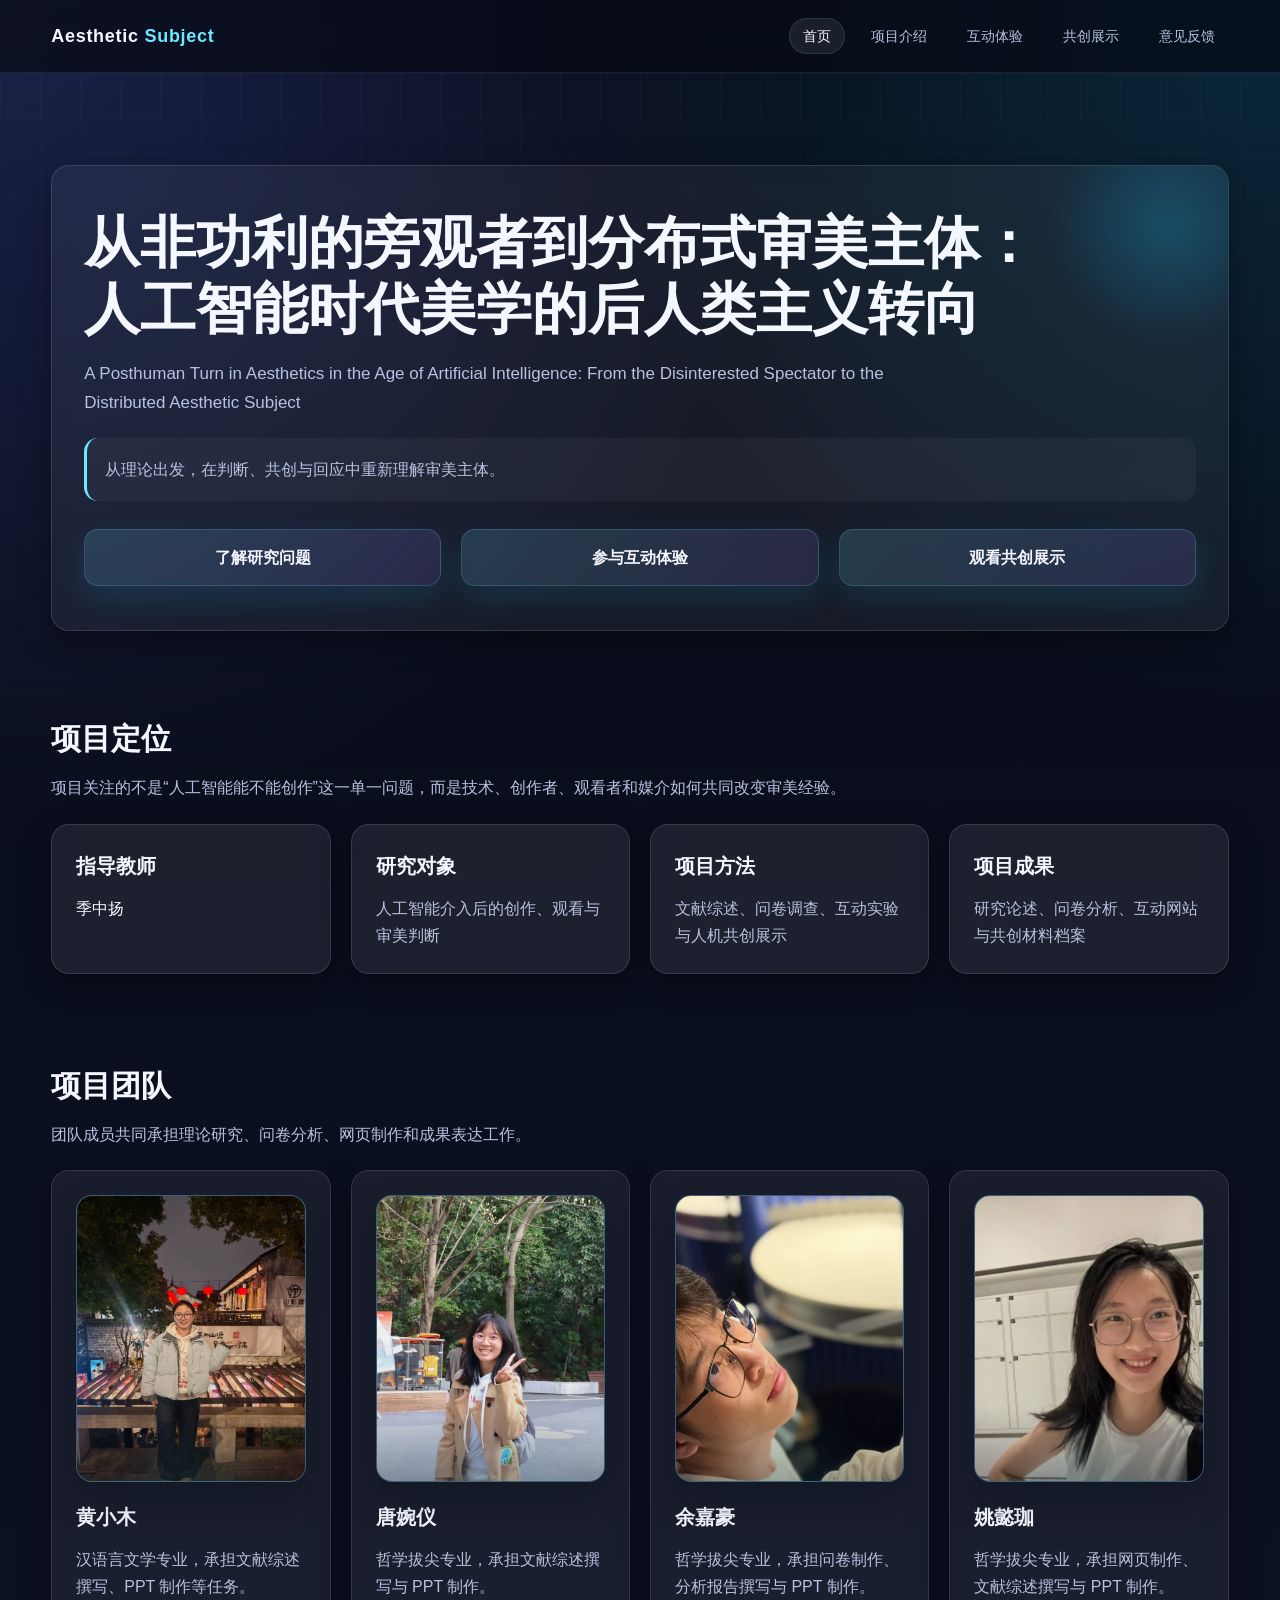
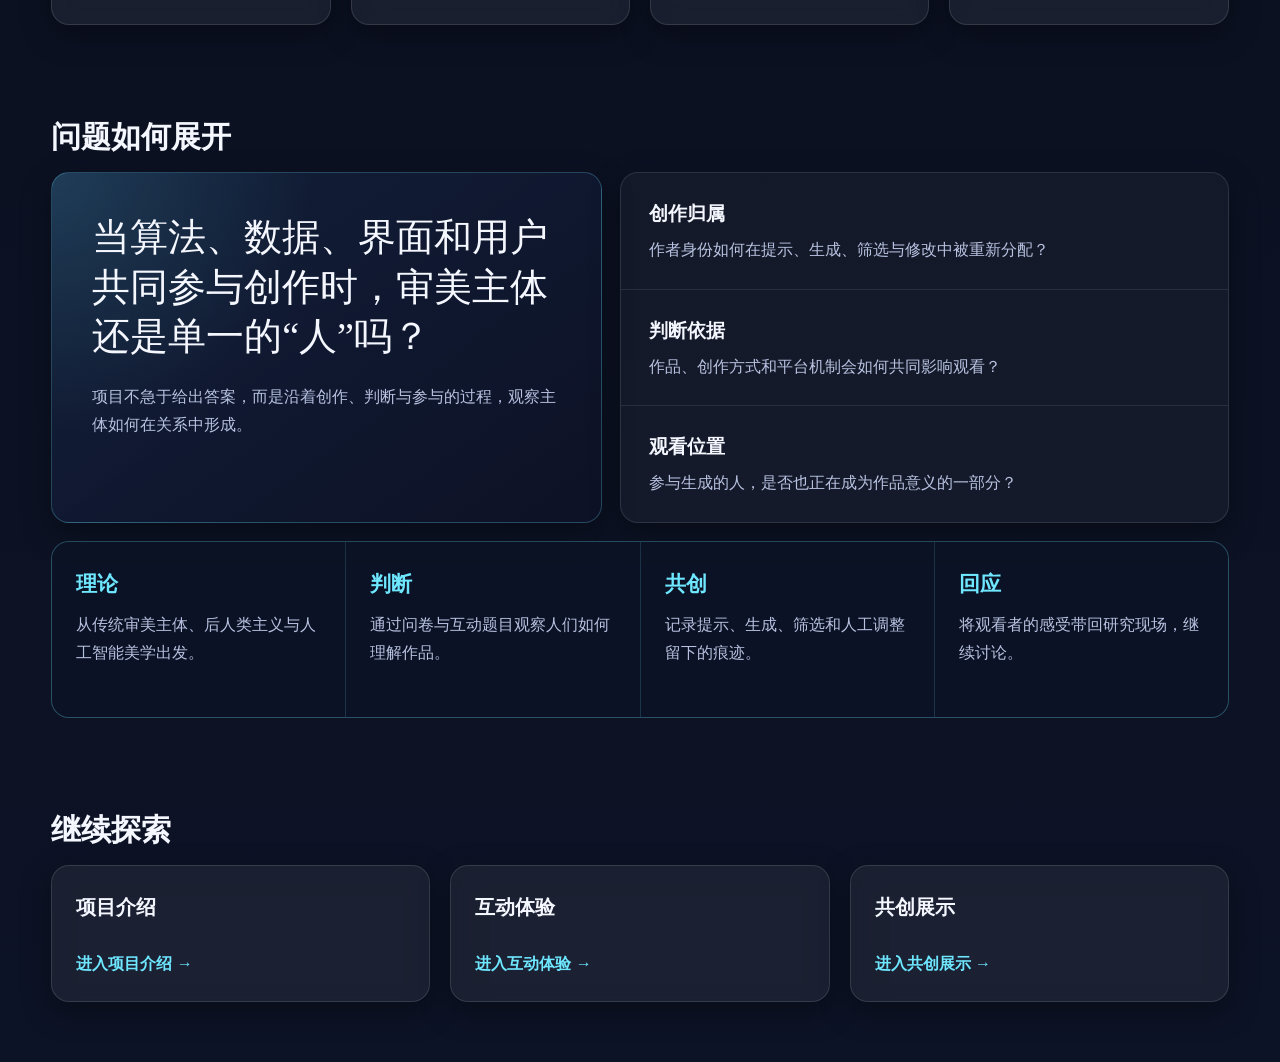
<file: index.html>
<!DOCTYPE html>
<html lang="zh-CN">
<head>
  <meta charset="UTF-8" />
  <meta name="viewport" content="width=device-width, initial-scale=1.0" />
  <meta name="description" content="人工智能时代审美主体与人机共创研究的数字人文项目网站。" />
  <title>首页 | 分布式审美主体研究项目</title>
  <link rel="stylesheet" href="css/style.css" />
</head>
<body>
  <div class="page-shell">
    <header class="site-header">
      <div class="container navbar">
        <a href="index.html" class="logo">Aesthetic <span>Subject</span></a>
        <nav aria-label="主导航">
          <ul class="nav-links">
            <li><a href="index.html">首页</a></li>
            <li><a href="about.html">项目介绍</a></li>
            <li><a href="interactive.html">互动体验</a></li>
            <li><a href="showcase.html">共创展示</a></li>
            <li><a href="feedback.html">意见反馈</a></li>
          </ul>
        </nav>
      </div>
    </header>

    <main>
      <section class="hero">
        <div class="container">
          <div class="hero-card">
            <h1>
              从非功利的旁观者到分布式审美主体：<br />
              人工智能时代美学的后人类主义转向
            </h1>
            <p class="hero-subtitle">
              A Posthuman Turn in Aesthetics in the Age of Artificial Intelligence:
              From the Disinterested Spectator to the Distributed Aesthetic Subject
            </p>

            <p class="hero-guide">
              从理论出发，在判断、共创与回应中重新理解审美主体。
            </p>

            <div class="quick-actions">
              <a class="action-btn" href="about.html">了解研究问题</a>
              <a class="action-btn" href="interactive.html">参与互动体验</a>
              <a class="action-btn" href="showcase.html">观看共创展示</a>
            </div>
          </div>
        </div>
      </section>

      <section class="section">
        <div class="container">
          <h2 class="section-title">项目定位</h2>
          <p class="section-desc">
            项目关注的不是“人工智能能不能创作”这一单一问题，而是技术、创作者、观看者和媒介如何共同改变审美经验。
          </p>
          <div class="info-panel-grid">
            <article class="info-panel"><h3>指导教师</h3><p>季中扬</p></article>
            <article class="info-panel"><h3>研究对象</h3><p class="muted">人工智能介入后的创作、观看与审美判断</p></article>
            <article class="info-panel"><h3>项目方法</h3><p class="muted">文献综述、问卷调查、互动实验与人机共创展示</p></article>
            <article class="info-panel"><h3>项目成果</h3><p class="muted">研究论述、问卷分析、互动网站与共创材料档案</p></article>
          </div>
        </div>
      </section>

      <section class="section" id="team">
        <div class="container">
          <h2 class="section-title">项目团队</h2>
          <p class="section-desc">团队成员共同承担理论研究、问卷分析、网页制作和成果表达工作。</p>
          <div class="member-grid">
            <article class="member-card"><div class="member-photo member-photo--huang"><img src="images/people/黄小木.jpg" alt="黄小木照片" loading="lazy" /></div><h3>黄小木</h3><p class="muted">汉语言文学专业，承担文献综述撰写、PPT 制作等任务。</p></article>
            <article class="member-card"><div class="member-photo member-photo--tang"><img src="images/people/唐婉仪.jpg" alt="唐婉仪照片" loading="lazy" /></div><h3>唐婉仪</h3><p class="muted">哲学拔尖专业，承担文献综述撰写与 PPT 制作。</p></article>
            <article class="member-card"><div class="member-photo member-photo--yu"><img src="images/people/余嘉豪.jpg" alt="余嘉豪照片" loading="lazy" /></div><h3>余嘉豪</h3><p class="muted">哲学拔尖专业，承担问卷制作、分析报告撰写与 PPT 制作。</p></article>
            <article class="member-card"><div class="member-photo member-photo--yao"><img src="images/people/姚懿珈.jpg" alt="姚懿珈照片" loading="lazy" /></div><h3>姚懿珈</h3><p class="muted">哲学拔尖专业，承担网页制作、文献综述撰写与 PPT 制作。</p></article>
          </div>
        </div>
      </section>

      <section class="section">
        <div class="container">
          <h2 class="section-title">问题如何展开</h2>
          <div class="home-research-layout">
            <article class="home-research-lead">
              <h3>当算法、数据、界面和用户共同参与创作时，审美主体还是单一的“人”吗？</h3>
              <p class="muted">项目不急于给出答案，而是沿着创作、判断与参与的过程，观察主体如何在关系中形成。</p>
            </article>
            <div class="home-question-list">
              <article><h3>创作归属</h3><p class="muted">作者身份如何在提示、生成、筛选与修改中被重新分配？</p></article>
              <article><h3>判断依据</h3><p class="muted">作品、创作方式和平台机制会如何共同影响观看？</p></article>
              <article><h3>观看位置</h3><p class="muted">参与生成的人，是否也正在成为作品意义的一部分？</p></article>
            </div>
          </div>
          <div class="home-path-list" aria-label="研究路径">
            <article><h3>理论</h3><p class="muted">从传统审美主体、后人类主义与人工智能美学出发。</p></article>
            <article><h3>判断</h3><p class="muted">通过问卷与互动题目观察人们如何理解作品。</p></article>
            <article><h3>共创</h3><p class="muted">记录提示、生成、筛选和人工调整留下的痕迹。</p></article>
            <article><h3>回应</h3><p class="muted">将观看者的感受带回研究现场，继续讨论。</p></article>
          </div>
        </div>
      </section>

      <section class="section">
        <div class="container">
          <h2 class="section-title">继续探索</h2>
          <div class="explore-grid">
            <article class="explore-card"><h3>项目介绍</h3><a class="explore-link" href="about.html">进入项目介绍 →</a></article>
            <article class="explore-card"><h3>互动体验</h3><a class="explore-link" href="interactive.html">进入互动体验 →</a></article>
            <article class="explore-card"><h3>共创展示</h3><a class="explore-link" href="showcase.html">进入共创展示 →</a></article>
          </div>
        </div>
      </section>
    </main>

  </div>
  <script src="js/main.js"></script>
</body>
</html>
</file>
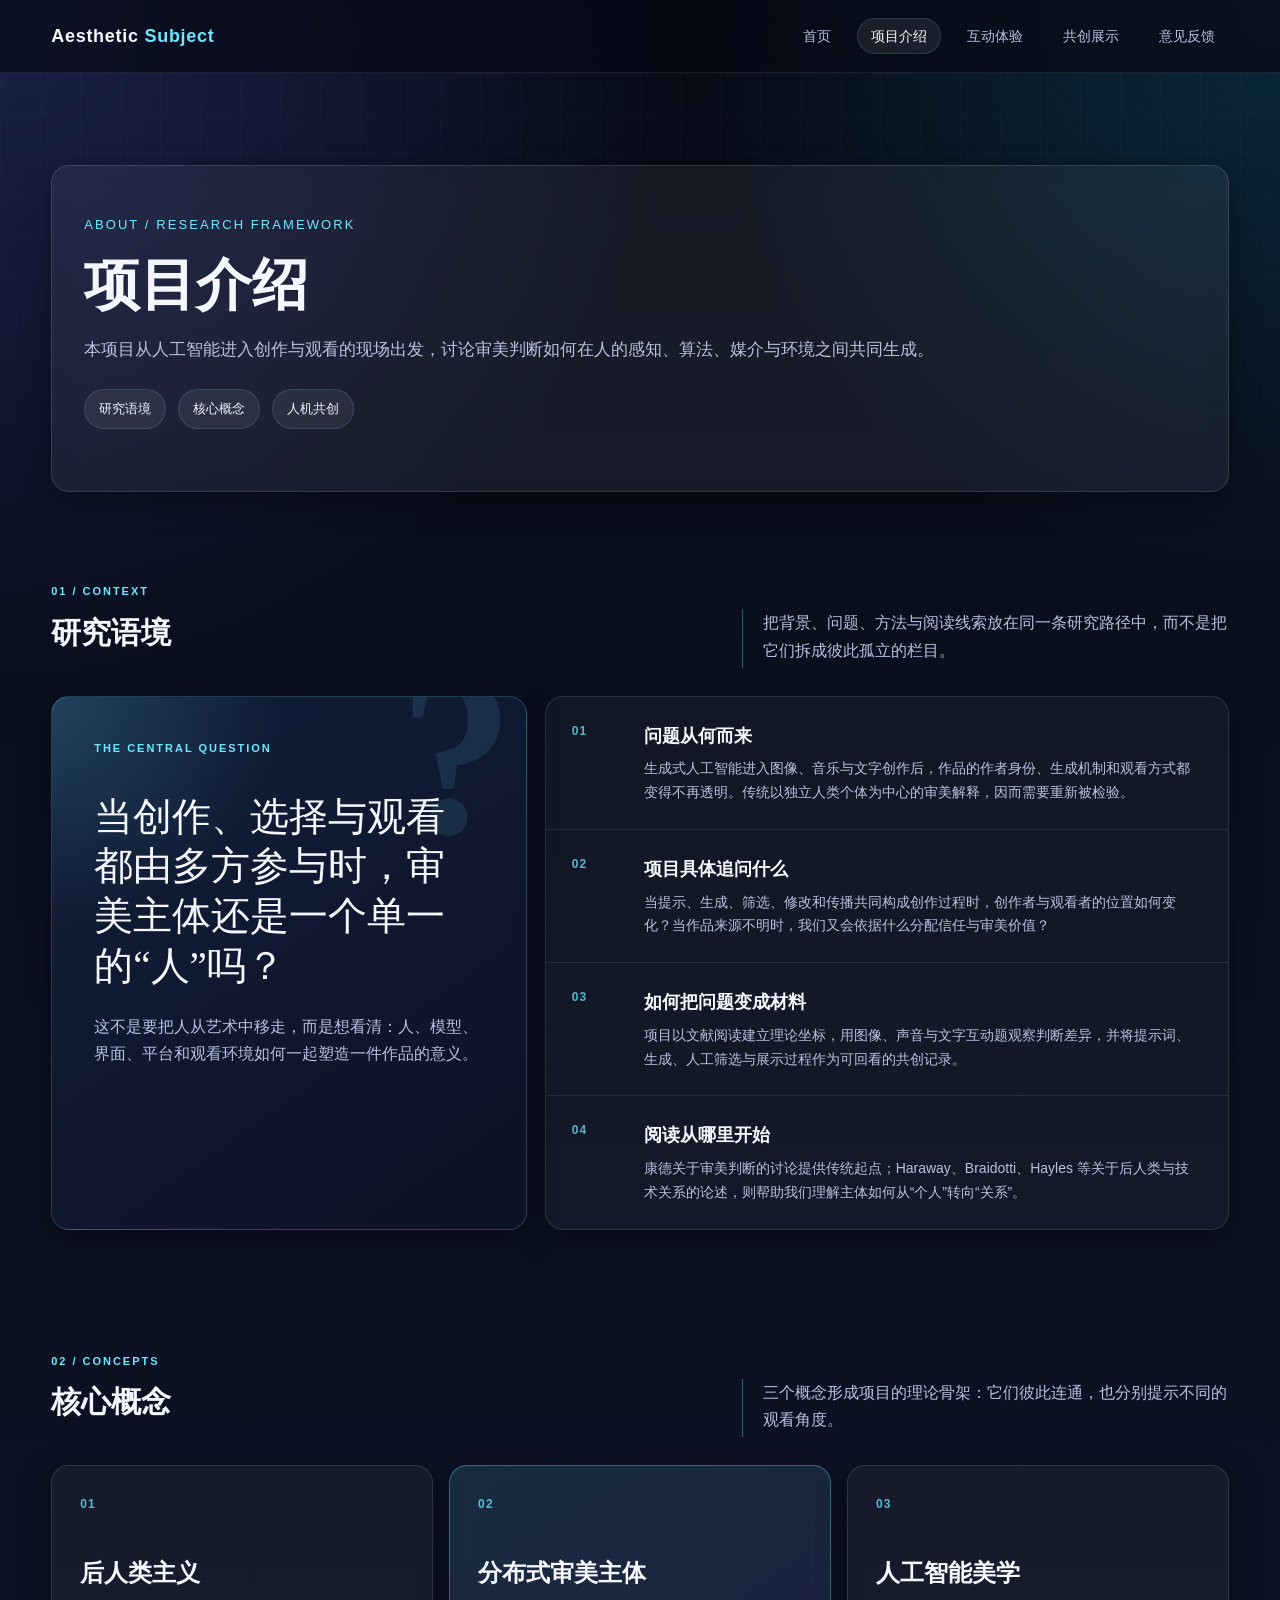
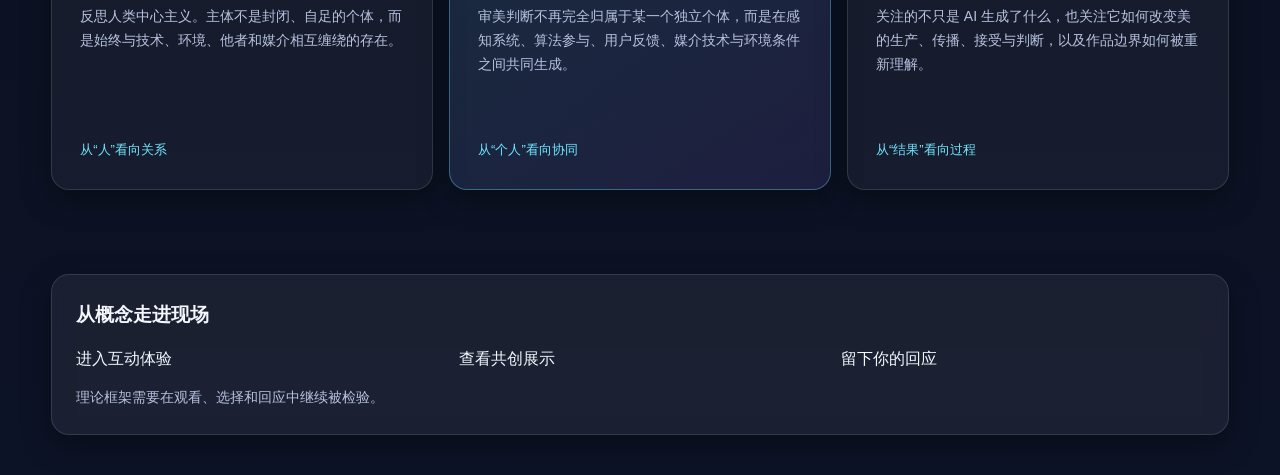
<file: about.html>
<!DOCTYPE html>
<html lang="zh-CN">
<head>
  <meta charset="UTF-8" />
  <meta name="viewport" content="width=device-width, initial-scale=1.0" />
  <meta name="description" content="分布式审美主体研究项目的研究语境与核心概念。" />
  <title>项目介绍 | 分布式审美主体研究项目</title>
  <link rel="stylesheet" href="css/style.css" />
</head>
<body>
  <div class="page-shell">
    <header class="site-header">
      <div class="container navbar">
        <a href="index.html" class="logo">Aesthetic <span>Subject</span></a>
        <nav aria-label="主导航"><ul class="nav-links"><li><a href="index.html">首页</a></li><li><a href="about.html">项目介绍</a></li><li><a href="interactive.html">互动体验</a></li><li><a href="showcase.html">共创展示</a></li><li><a href="feedback.html">意见反馈</a></li></ul></nav>
      </div>
    </header>

    <main>
      <section class="page-hero hero">
        <div class="container">
          <div class="page-hero-card">
            <div class="eyebrow">About / Research Framework</div>
            <h1>项目介绍</h1>
            <p class="page-subtitle">本项目从人工智能进入创作与观看的现场出发，讨论审美判断如何在人的感知、算法、媒介与环境之间共同生成。</p>
            <div class="hero-meta"><span class="meta-tag">研究语境</span><span class="meta-tag">核心概念</span><span class="meta-tag">人机共创</span></div>
          </div>
        </div>
      </section>

      <section class="section about-context-section">
        <div class="container">
          <div class="section-heading-row"><div><span class="section-index">01 / CONTEXT</span><h2 class="section-title">研究语境</h2></div><p class="section-desc">把背景、问题、方法与阅读线索放在同一条研究路径中，而不是把它们拆成彼此孤立的栏目。</p></div>
          <div class="context-layout">
            <article class="context-lead-card">
              <span class="context-mark" aria-hidden="true">?</span>
              <p class="context-overline">THE CENTRAL QUESTION</p>
              <h3>当创作、选择与观看都由多方参与时，审美主体还是一个单一的“人”吗？</h3>
              <p class="muted">这不是要把人从艺术中移走，而是想看清：人、模型、界面、平台和观看环境如何一起塑造一件作品的意义。</p>
            </article>
            <div class="research-thread" aria-label="研究路径">
              <article class="thread-item"><span class="thread-number">01</span><div><h3>问题从何而来</h3><p class="muted">生成式人工智能进入图像、音乐与文字创作后，作品的作者身份、生成机制和观看方式都变得不再透明。传统以独立人类个体为中心的审美解释，因而需要重新被检验。</p></div></article>
              <article class="thread-item"><span class="thread-number">02</span><div><h3>项目具体追问什么</h3><p class="muted">当提示、生成、筛选、修改和传播共同构成创作过程时，创作者与观看者的位置如何变化？当作品来源不明时，我们又会依据什么分配信任与审美价值？</p></div></article>
              <article class="thread-item"><span class="thread-number">03</span><div><h3>如何把问题变成材料</h3><p class="muted">项目以文献阅读建立理论坐标，用图像、声音与文字互动题观察判断差异，并将提示词、生成、人工筛选与展示过程作为可回看的共创记录。</p></div></article>
              <article class="thread-item"><span class="thread-number">04</span><div><h3>阅读从哪里开始</h3><p class="muted">康德关于审美判断的讨论提供传统起点；Haraway、Braidotti、Hayles 等关于后人类与技术关系的论述，则帮助我们理解主体如何从“个人”转向“关系”。</p></div></article>
            </div>
          </div>
        </div>
      </section>

      <section class="section concept-section">
        <div class="container">
          <div class="section-heading-row"><div><span class="section-index">02 / CONCEPTS</span><h2 class="section-title">核心概念</h2></div><p class="section-desc">三个概念形成项目的理论骨架：它们彼此连通，也分别提示不同的观看角度。</p></div>
          <div class="concept-grid">
            <article class="concept-card"><span class="concept-number">01</span><h3>后人类主义</h3><p class="muted">反思人类中心主义。主体不是封闭、自足的个体，而是始终与技术、环境、他者和媒介相互缠绕的存在。</p><span class="concept-link">从“人”看向关系</span></article>
            <article class="concept-card concept-card--featured"><span class="concept-number">02</span><h3>分布式审美主体</h3><p class="muted">审美判断不再完全归属于某一个独立个体，而是在感知系统、算法参与、用户反馈、媒介技术与环境条件之间共同生成。</p><span class="concept-link">从“个人”看向协同</span></article>
            <article class="concept-card"><span class="concept-number">03</span><h3>人工智能美学</h3><p class="muted">关注的不只是 AI 生成了什么，也关注它如何改变美的生产、传播、接受与判断，以及作品边界如何被重新理解。</p><span class="concept-link">从“结果”看向过程</span></article>
          </div>
        </div>
      </section>
    </main>

    <footer class="site-footer"><div class="container"><div class="footer-card"><h3>从概念走进现场</h3><div class="footer-links"><a href="interactive.html">进入互动体验</a><a href="showcase.html">查看共创展示</a><a href="feedback.html">留下你的回应</a></div><p class="footer-note">理论框架需要在观看、选择和回应中继续被检验。</p></div></div></footer>
  </div>
  <script src="js/main.js"></script>
</body>
</html>
</file>
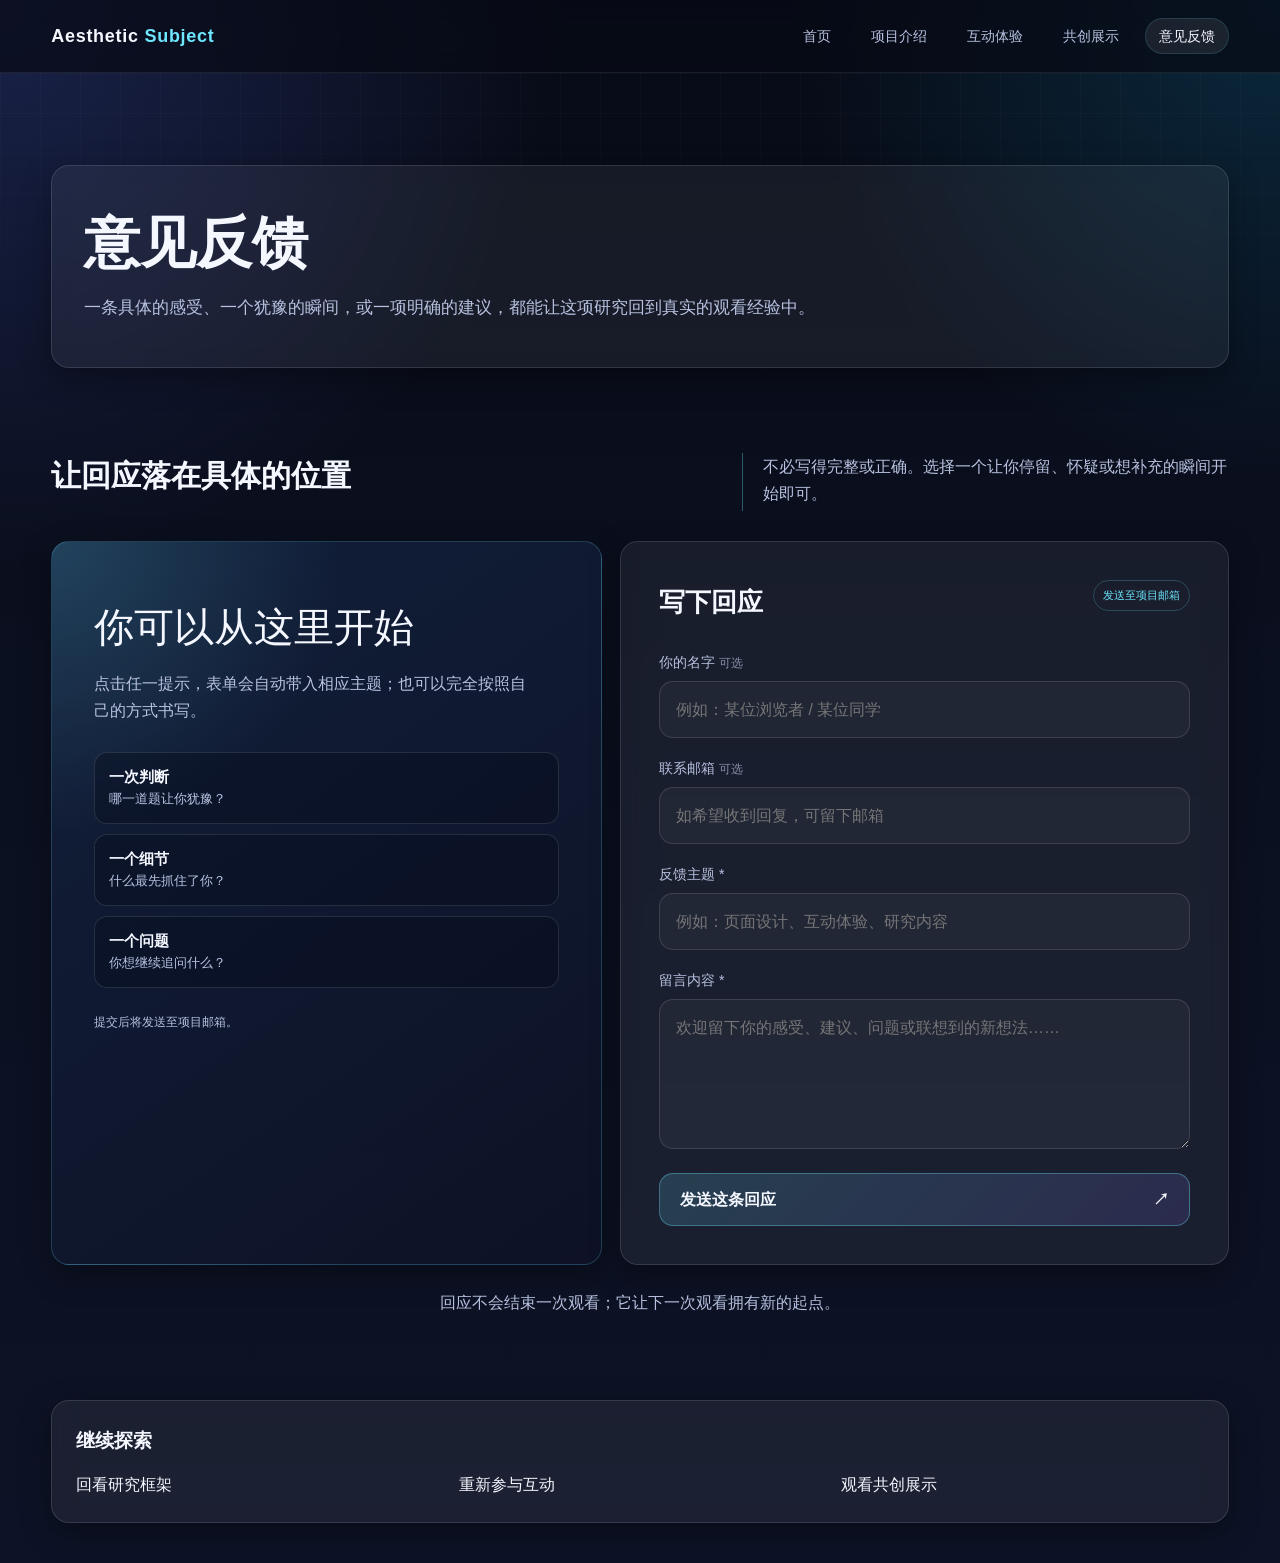
<file: feedback.html>
<!DOCTYPE html>
<html lang="zh-CN">
<head>
  <meta charset="UTF-8" />
  <meta name="viewport" content="width=device-width, initial-scale=1.0" />
  <meta name="description" content="留下你对分布式审美主体研究项目的感受、建议和问题。" />
  <title>意见反馈 | 分布式审美主体研究项目</title>
  <link rel="stylesheet" href="css/style.css" />
</head>
<body>
  <div class="page-shell">
    <header class="site-header"><div class="container navbar"><a href="index.html" class="logo">Aesthetic <span>Subject</span></a><nav aria-label="主导航"><ul class="nav-links"><li><a href="index.html">首页</a></li><li><a href="about.html">项目介绍</a></li><li><a href="interactive.html">互动体验</a></li><li><a href="showcase.html">共创展示</a></li><li><a href="feedback.html">意见反馈</a></li></ul></nav></div></header>

    <main>
      <section class="page-hero hero"><div class="container"><div class="page-hero-card"><h1>意见反馈</h1><p class="page-subtitle">一条具体的感受、一个犹豫的瞬间，或一项明确的建议，都能让这项研究回到真实的观看经验中。</p></div></div></section>

      <section class="section"><div class="container">
        <div class="section-heading-row feedback-heading"><div><h2 class="section-title">让回应落在具体的位置</h2></div><p class="section-desc">不必写得完整或正确。选择一个让你停留、怀疑或想补充的瞬间开始即可。</p></div>
        <div class="feedback-grid">
          <aside class="response-guide" aria-label="回应提示">
            <h3>你可以从这里开始</h3>
            <p class="muted">点击任一提示，表单会自动带入相应主题；也可以完全按照自己的方式书写。</p>
            <div class="response-prompt-list">
              <button class="response-prompt" type="button" data-topic="互动体验" data-placeholder="哪一道题、哪一个选择，最让你想停下来想一想？"><strong>一次判断</strong><span>哪一道题让你犹豫？</span></button>
              <button class="response-prompt" type="button" data-topic="共创展示" data-placeholder="在观看视频或图像时，你注意到哪些人的选择或机器的痕迹？"><strong>一个细节</strong><span>什么最先抓住了你？</span></button>
              <button class="response-prompt" type="button" data-topic="研究内容" data-placeholder="对于“分布式审美主体”，你认同、怀疑或希望补充什么？"><strong>一个问题</strong><span>你想继续追问什么？</span></button>
            </div>
            <p class="response-footnote">提交后将发送至项目邮箱。</p>
          </aside>

          <article class="feedback-card">
            <div class="form-topline"><div><h3>写下回应</h3></div><span class="local-status">发送至项目邮箱</span></div>
            <form class="feedback-form" id="feedback-form" action="https://formsubmit.co/ajax/213240916@seu.edu.cn" method="POST" novalidate>
              <input type="hidden" name="_subject" value="分布式审美主体项目：新的意见反馈" />
              <div><label for="user-name">你的名字 <span class="optional-label">可选</span></label><input class="feedback-input" id="user-name" name="name" type="text" autocomplete="name" placeholder="例如：某位浏览者 / 某位同学" /></div>
              <div><label for="user-email">联系邮箱 <span class="optional-label">可选</span></label><input class="feedback-input" id="user-email" name="email" type="email" autocomplete="email" placeholder="如希望收到回复，可留下邮箱" /></div>
              <div><label for="feedback-topic">反馈主题 <span aria-hidden="true">*</span></label><input class="feedback-input" id="feedback-topic" name="topic" type="text" required placeholder="例如：页面设计、互动体验、研究内容" /></div>
              <div><label for="feedback-content">留言内容 <span aria-hidden="true">*</span></label><textarea class="feedback-textarea" id="feedback-content" name="content" required placeholder="欢迎留下你的感受、建议、问题或联想到的新想法……"></textarea></div>
              <button class="feedback-submit-btn" type="submit"><span>发送这条回应</span><span aria-hidden="true">↗</span></button>
            </form>
            <div class="submit-message-card" id="submit-message-card" role="status" aria-live="polite"><h3>回应已发送</h3><p class="muted" id="submit-message-text">这里会显示提交状态。</p></div>
          </article>
        </div>
        <p class="ritual-line">回应不会结束一次观看；它让下一次观看拥有新的起点。</p>
      </div></section>
    </main>

    <footer class="site-footer"><div class="container"><div class="footer-card"><h3>继续探索</h3><div class="footer-links"><a href="about.html">回看研究框架</a><a href="interactive.html">重新参与互动</a><a href="showcase.html">观看共创展示</a></div></div></div></footer>
  </div>
  <script src="js/main.js"></script>
  <script src="js/feedback.js"></script>
</body>
</html>
</file>
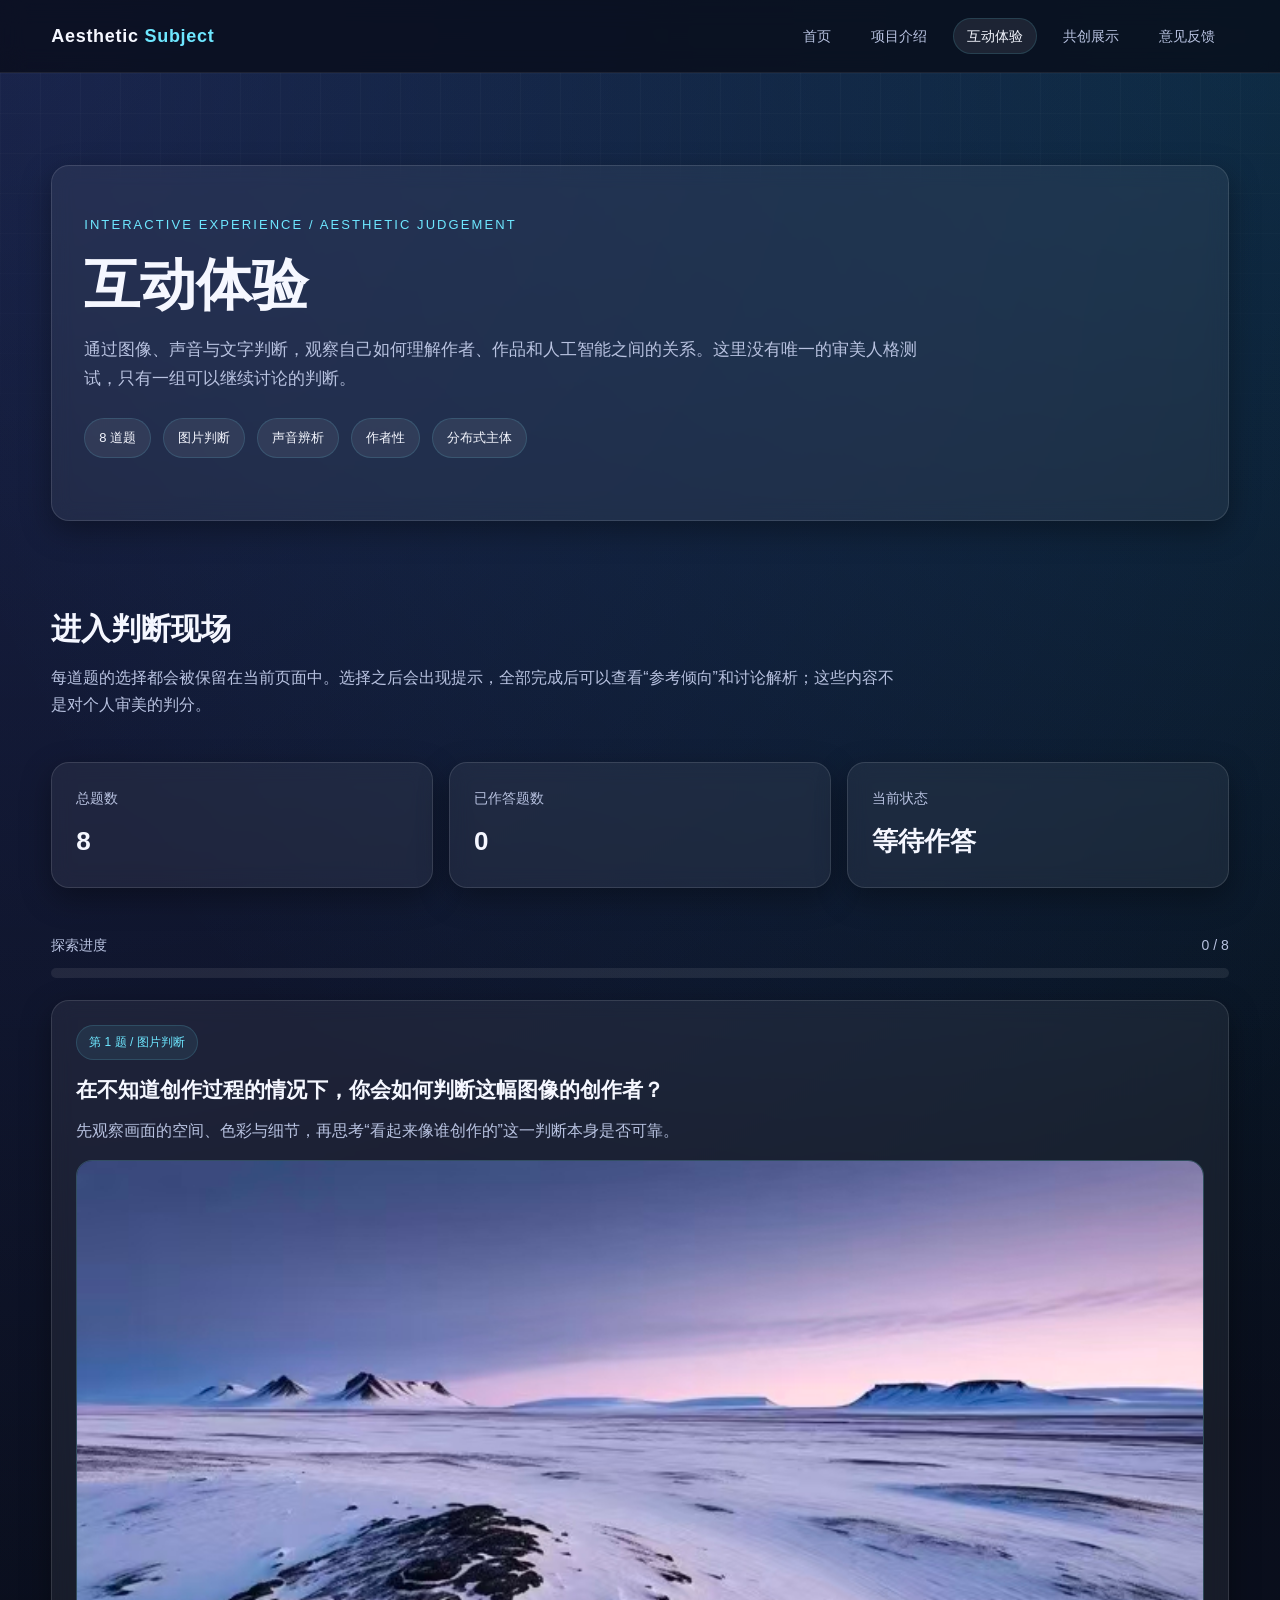
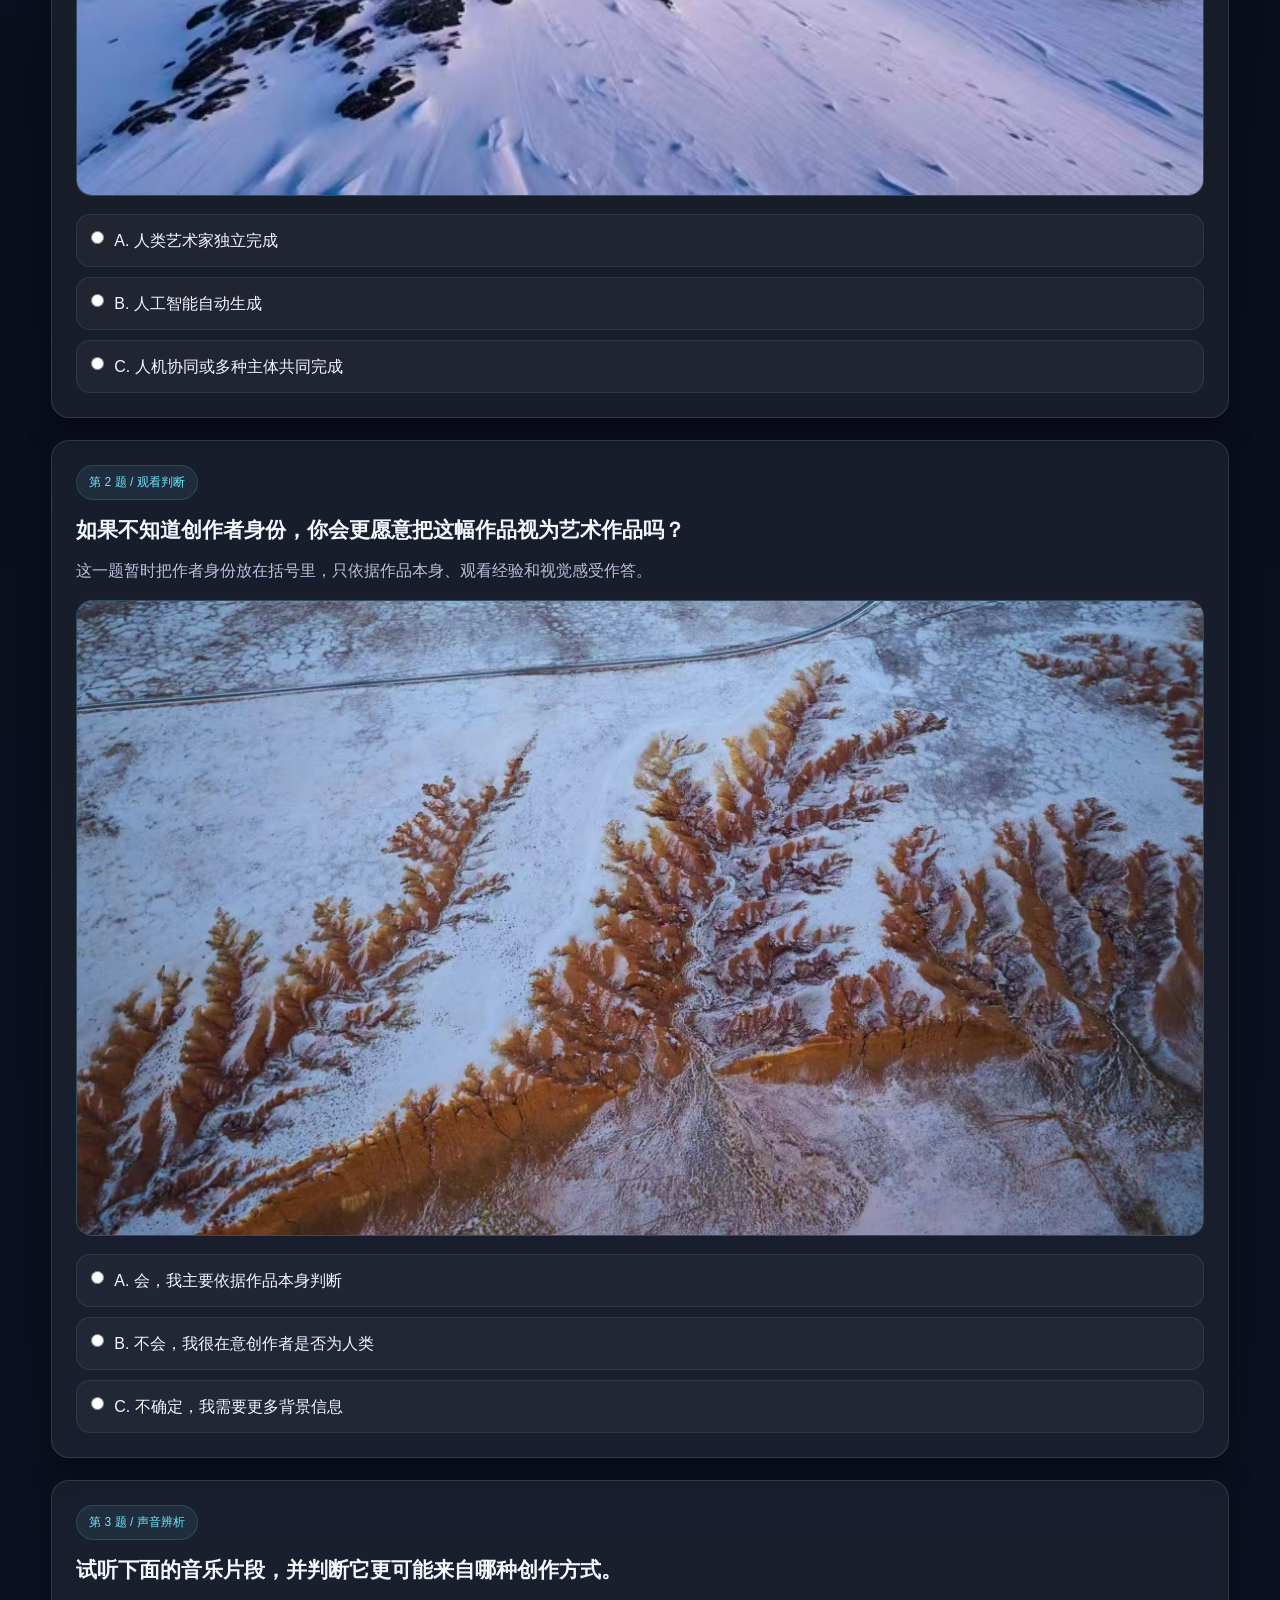
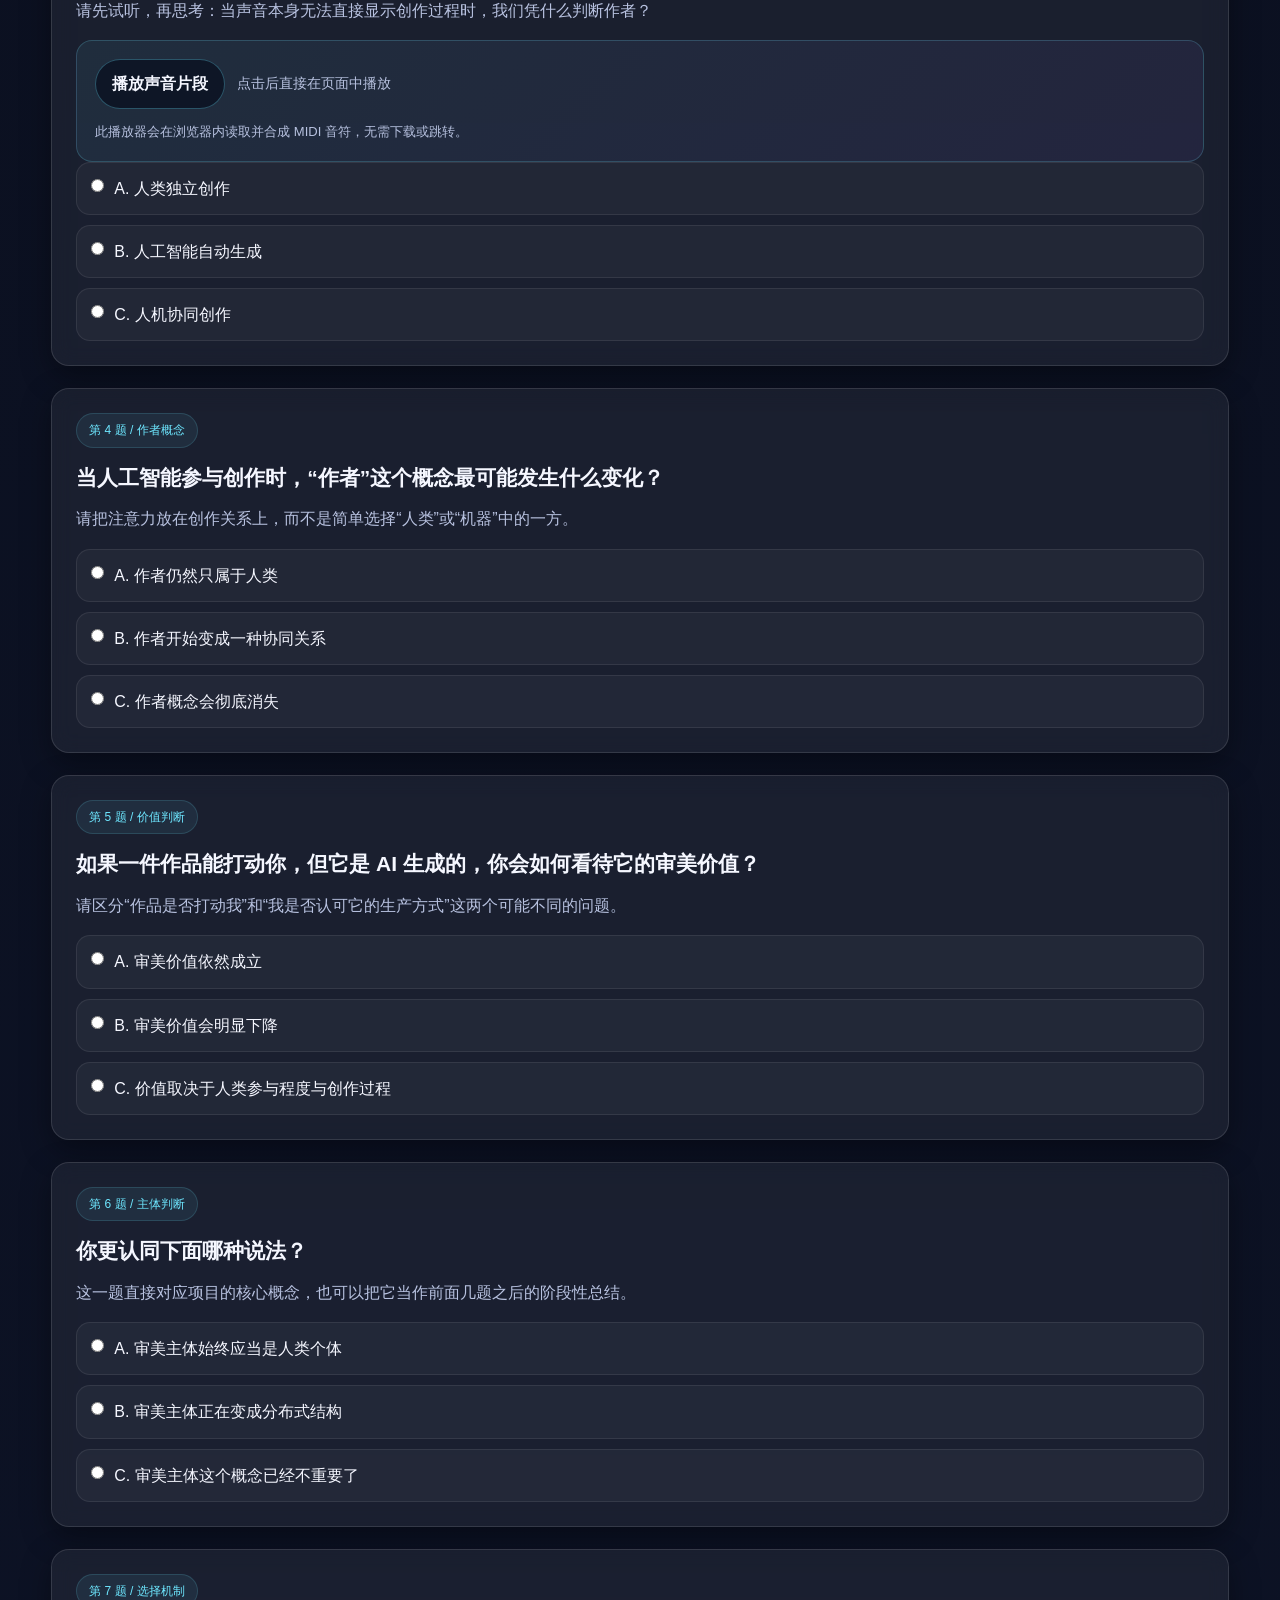
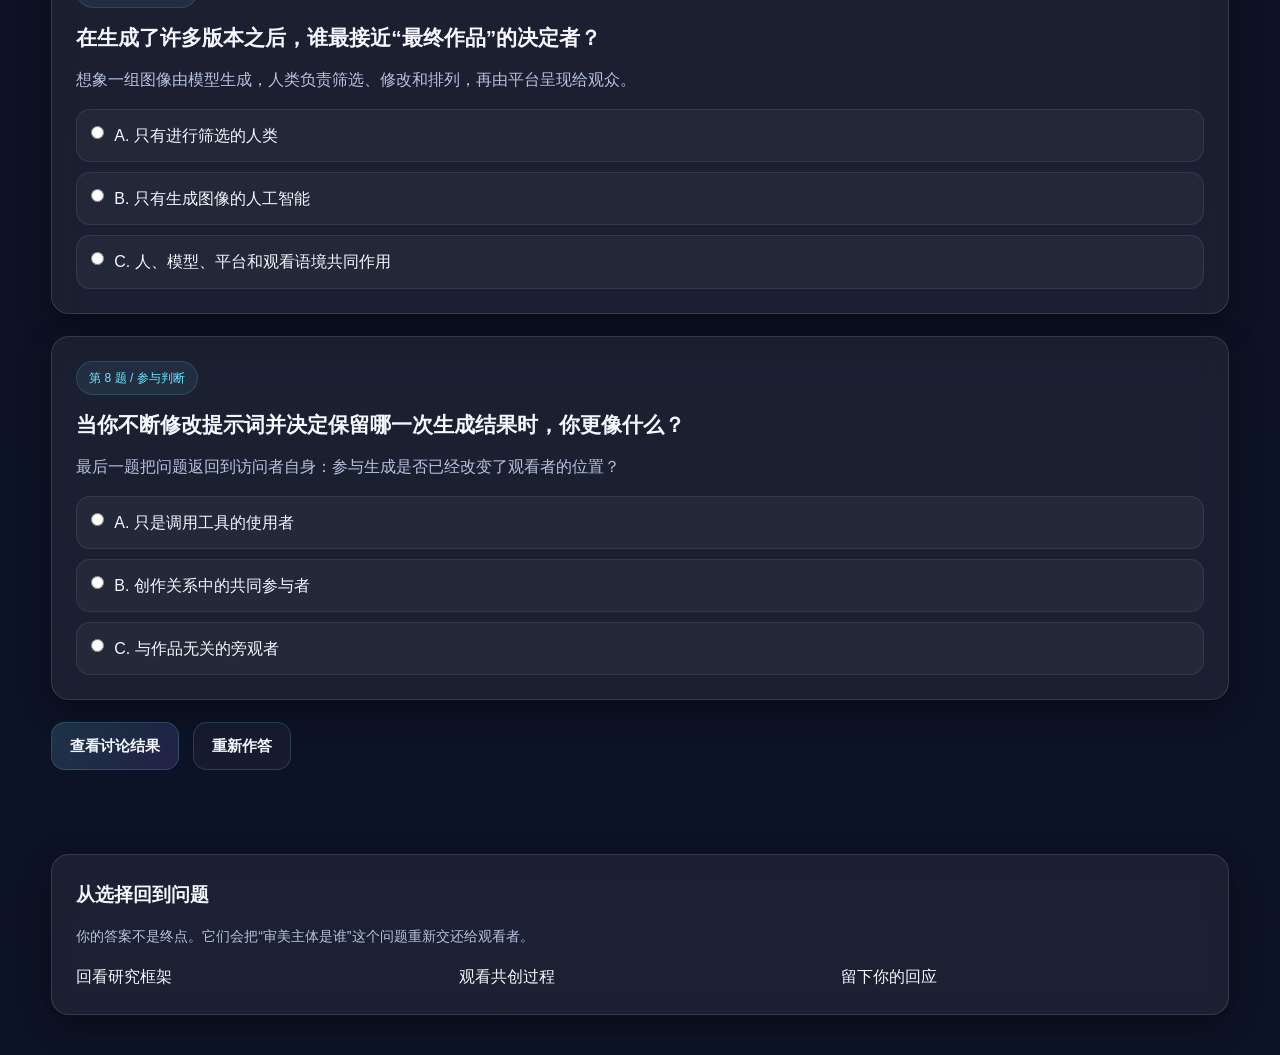
<file: interactive.html>
<!DOCTYPE html>
<html lang="zh-CN">
<head>
  <meta charset="UTF-8" />
  <meta name="viewport" content="width=device-width, initial-scale=1.0" />
  <meta name="description" content="通过图像、声音和文字判断，体验人工智能时代的审美主体问题。" />
  <title>互动体验 | 分布式审美主体研究项目</title>
  <link rel="stylesheet" href="css/style.css" />
</head>
<body>
  <div class="page-shell">
    <header class="site-header">
      <div class="container navbar">
        <a href="index.html" class="logo">Aesthetic <span>Subject</span></a>
        <nav aria-label="主导航">
          <ul class="nav-links">
            <li><a href="index.html">首页</a></li>
            <li><a href="about.html">项目介绍</a></li>
            <li><a href="interactive.html">互动体验</a></li>
            <li><a href="showcase.html">共创展示</a></li>
            <li><a href="feedback.html">意见反馈</a></li>
          </ul>
        </nav>
      </div>
    </header>

    <main>
      <section class="page-hero hero">
        <div class="container">
          <div class="page-hero-card">
            <div class="eyebrow">Interactive Experience / Aesthetic Judgement</div>
            <h1>互动体验</h1>
            <p class="page-subtitle">通过图像、声音与文字判断，观察自己如何理解作者、作品和人工智能之间的关系。这里没有唯一的审美人格测试，只有一组可以继续讨论的判断。</p>
            <div class="hero-meta"><span class="meta-tag">8 道题</span><span class="meta-tag">图片判断</span><span class="meta-tag">声音辨析</span><span class="meta-tag">作者性</span><span class="meta-tag">分布式主体</span></div>
          </div>
        </div>
      </section>

      <section class="section">
        <div class="container quiz-layout">
          <div>
            <h2 class="section-title">进入判断现场</h2>
            <p class="section-desc">每道题的选择都会被保留在当前页面中。选择之后会出现提示，全部完成后可以查看“参考倾向”和讨论解析；这些内容不是对个人审美的判分。</p>
          </div>

          <div class="quiz-status-bar" aria-live="polite">
            <article class="quiz-status-card"><div class="quiz-status-title">总题数</div><div class="quiz-status-value" id="total-count">8</div></article>
            <article class="quiz-status-card"><div class="quiz-status-title">已作答题数</div><div class="quiz-status-value" id="answered-count">0</div></article>
            <article class="quiz-status-card"><div class="quiz-status-title">当前状态</div><div class="quiz-status-value" id="quiz-state-text">等待作答</div></article>
          </div>

          <div class="quiz-progress" aria-label="答题进度">
            <div class="quiz-progress-header"><span>探索进度</span><span id="progress-label">0 / 8</span></div>
            <div class="quiz-progress-track"><div class="quiz-progress-fill" id="progress-fill"></div></div>
          </div>

          <div class="quiz-list" id="quiz-list"></div>

          <div class="quiz-controls">
            <button class="quiz-button" id="submit-quiz-btn" type="button">查看讨论结果</button>
            <button class="quiz-button secondary" id="reset-quiz-btn" type="button">重新作答</button>
          </div>

          <div class="quiz-result-panel" id="quiz-result-panel" aria-live="polite" aria-atomic="true">
            <h3>你的互动结果</h3>
            <p class="quiz-summary-text" id="quiz-summary-text">完成全部题目后，这里会显示你的选择与本页参考倾向之间的关系。</p>
            <div class="answer-review" id="answer-review"></div>
          </div>
        </div>
      </section>
    </main>

    <footer class="site-footer">
      <div class="container"><div class="footer-card"><h3>从选择回到问题</h3><p class="footer-note">你的答案不是终点。它们会把“审美主体是谁”这个问题重新交还给观看者。</p><div class="footer-links"><a href="about.html">回看研究框架</a><a href="showcase.html">观看共创过程</a><a href="feedback.html">留下你的回应</a></div></div></div>
    </footer>
  </div>
  <script src="js/main.js"></script>
  <script src="data/questions.js"></script>
  <script src="js/midi-player.js"></script>
  <script src="js/interactive.js"></script>
</body>
</html>
</file>
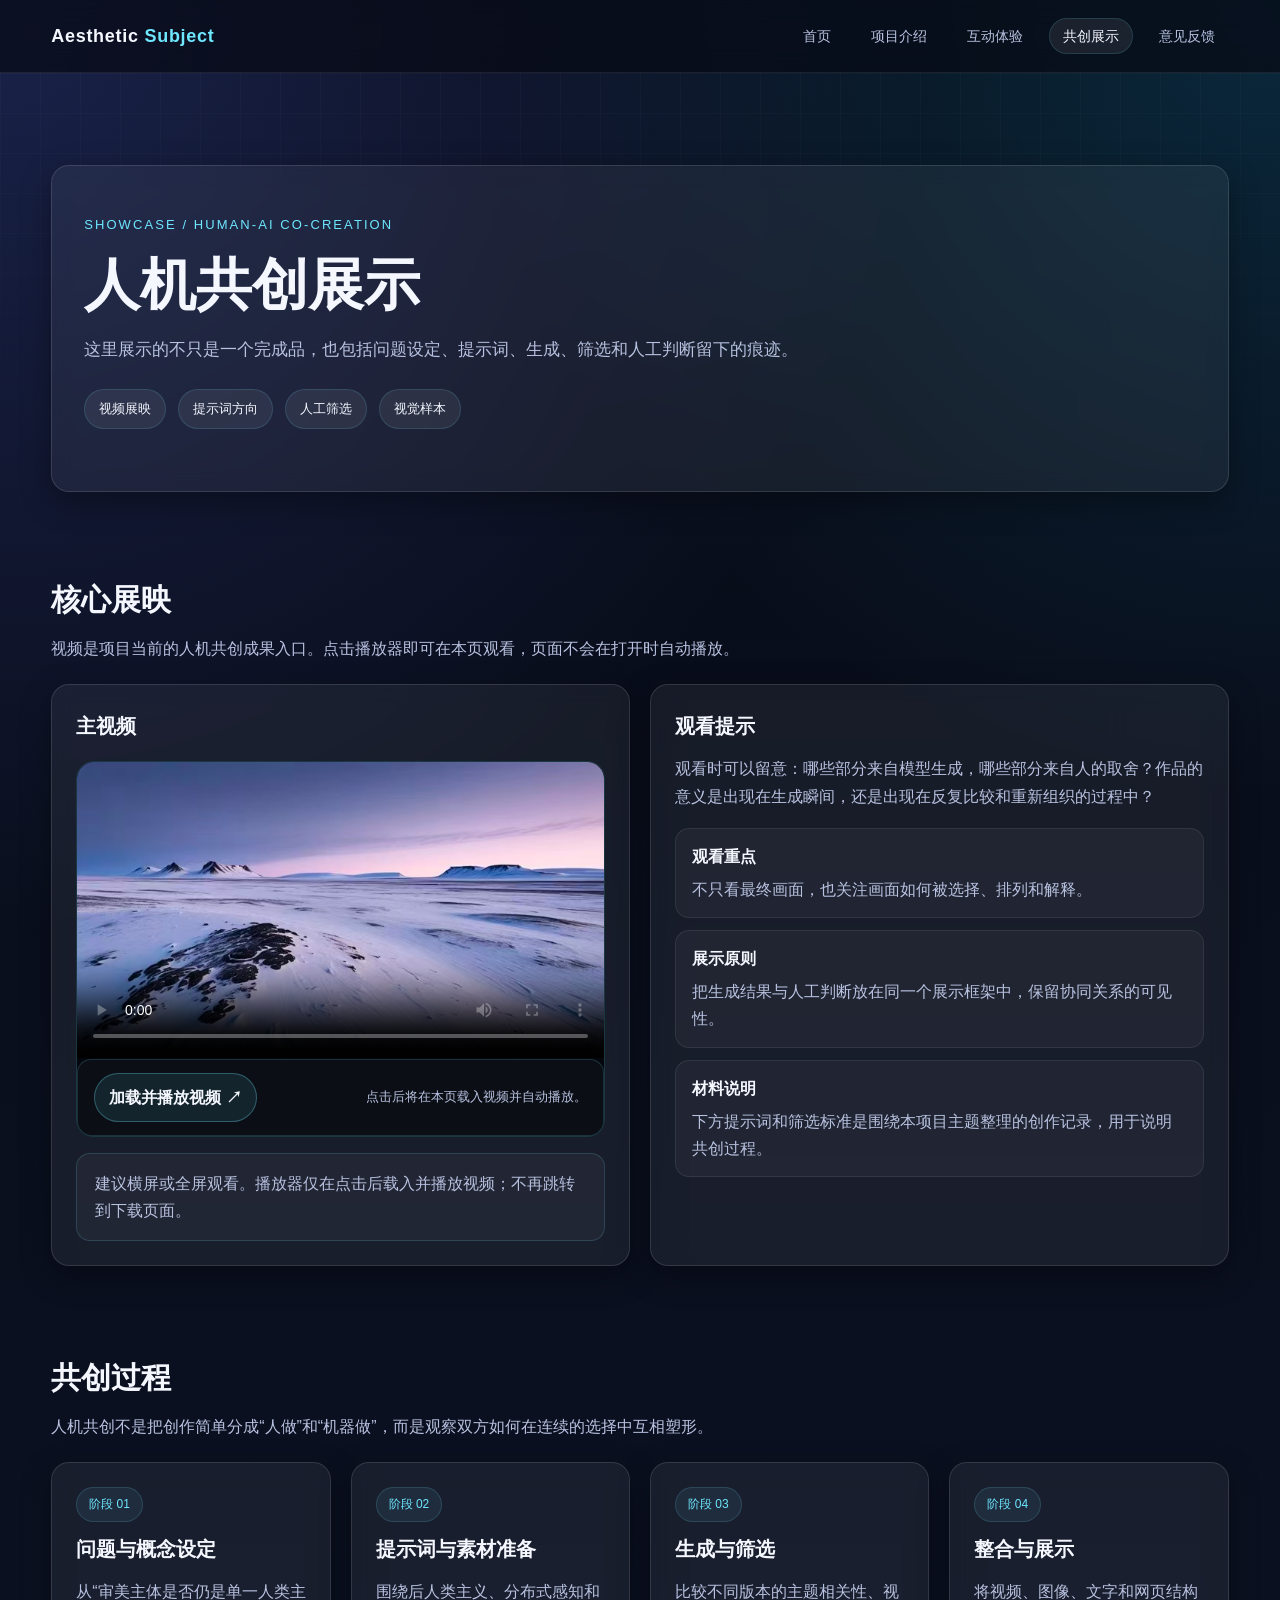
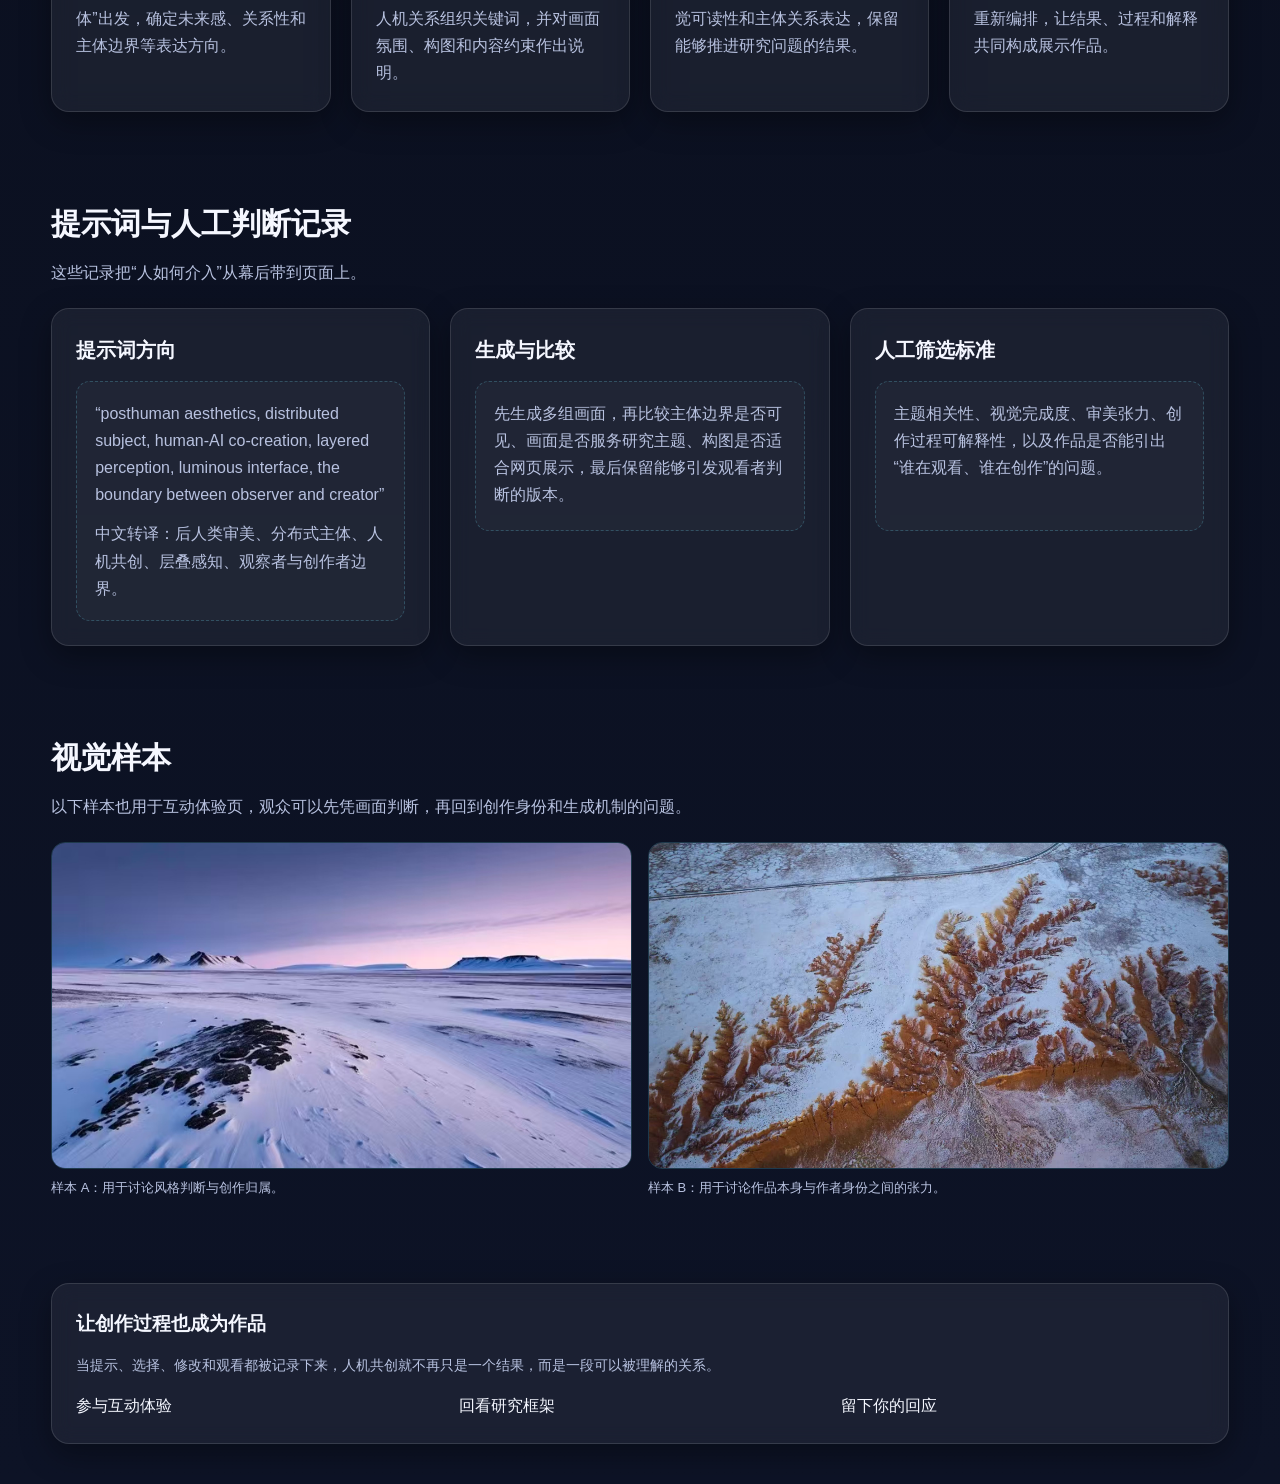
<file: showcase.html>
<!DOCTYPE html>
<html lang="zh-CN">
<head>
  <meta charset="UTF-8" />
  <meta name="viewport" content="width=device-width, initial-scale=1.0" />
  <meta name="description" content="展示人工智能参与创作时的提示、生成、筛选和人工介入过程。" />
  <title>共创展示 | 分布式审美主体研究项目</title>
  <link rel="stylesheet" href="css/style.css" />
</head>
<body>
  <div class="page-shell">
    <header class="site-header">
      <div class="container navbar">
        <a href="index.html" class="logo">Aesthetic <span>Subject</span></a>
        <nav aria-label="主导航">
          <ul class="nav-links">
            <li><a href="index.html">首页</a></li>
            <li><a href="about.html">项目介绍</a></li>
            <li><a href="interactive.html">互动体验</a></li>
            <li><a href="showcase.html">共创展示</a></li>
            <li><a href="feedback.html">意见反馈</a></li>
          </ul>
        </nav>
      </div>
    </header>

    <main>
      <section class="page-hero hero">
        <div class="container">
          <div class="page-hero-card">
            <div class="eyebrow">Showcase / Human-AI Co-Creation</div>
            <h1>人机共创展示</h1>
            <p class="page-subtitle">这里展示的不只是一个完成品，也包括问题设定、提示词、生成、筛选和人工判断留下的痕迹。</p>
            <div class="hero-meta"><span class="meta-tag">视频展映</span><span class="meta-tag">提示词方向</span><span class="meta-tag">人工筛选</span><span class="meta-tag">视觉样本</span></div>
          </div>
        </div>
      </section>

      <section class="section">
        <div class="container">
          <h2 class="section-title">核心展映</h2>
          <p class="section-desc">视频是项目当前的人机共创成果入口。点击播放器即可在本页观看，页面不会在打开时自动播放。</p>
          <div class="section-grid">
            <article class="section-card">
              <h3>主视频</h3>
              <div class="video-stage">
                <div class="video-frame">
                  <video class="showcase-video" id="showcase-video" controls playsinline preload="none" poster="images/interactive/picture1.jpg" aria-describedby="video-load-status"></video>
                  <div class="video-load-control"><button class="video-load-button" id="video-load-button" type="button">加载并播放视频 <span aria-hidden="true">↗</span></button><p class="video-load-status" id="video-load-status" aria-live="polite">点击后将在本页载入视频并自动播放。</p></div>
                </div>
                <div class="video-caption"><p class="muted">建议横屏或全屏观看。播放器仅在点击后载入并播放视频；不再跳转到下载页面。</p></div>
              </div>
            </article>
            <article class="section-card">
              <h3>观看提示</h3>
              <p class="muted">观看时可以留意：哪些部分来自模型生成，哪些部分来自人的取舍？作品的意义是出现在生成瞬间，还是出现在反复比较和重新组织的过程中？</p>
              <div class="showcase-note-list">
                <div class="showcase-note"><strong>观看重点</strong><p class="muted">不只看最终画面，也关注画面如何被选择、排列和解释。</p></div>
                <div class="showcase-note"><strong>展示原则</strong><p class="muted">把生成结果与人工判断放在同一个展示框架中，保留协同关系的可见性。</p></div>
                <div class="showcase-note"><strong>材料说明</strong><p class="muted">下方提示词和筛选标准是围绕本项目主题整理的创作记录，用于说明共创过程。</p></div>
              </div>
            </article>
          </div>
        </div>
      </section>

      <section class="section">
        <div class="container">
          <h2 class="section-title">共创过程</h2>
          <p class="section-desc">人机共创不是把创作简单分成“人做”和“机器做”，而是观察双方如何在连续的选择中互相塑形。</p>
          <div class="section-grid">
            <article class="section-card"><span class="member-role">阶段 01</span><h3>问题与概念设定</h3><p class="muted">从“审美主体是否仍是单一人类主体”出发，确定未来感、关系性和主体边界等表达方向。</p></article>
            <article class="section-card"><span class="member-role">阶段 02</span><h3>提示词与素材准备</h3><p class="muted">围绕后人类主义、分布式感知和人机关系组织关键词，并对画面氛围、构图和内容约束作出说明。</p></article>
            <article class="section-card"><span class="member-role">阶段 03</span><h3>生成与筛选</h3><p class="muted">比较不同版本的主题相关性、视觉可读性和主体关系表达，保留能够推进研究问题的结果。</p></article>
            <article class="section-card"><span class="member-role">阶段 04</span><h3>整合与展示</h3><p class="muted">将视频、图像、文字和网页结构重新编排，让结果、过程和解释共同构成展示作品。</p></article>
          </div>
        </div>
      </section>

      <section class="section">
        <div class="container">
          <h2 class="section-title">提示词与人工判断记录</h2>
          <p class="section-desc">这些记录把“人如何介入”从幕后带到页面上。</p>
          <div class="section-grid">
            <article class="section-card"><h3>提示词方向</h3><div class="record-box"><p>“posthuman aesthetics, distributed subject, human-AI co-creation, layered perception, luminous interface, the boundary between observer and creator”</p><p class="muted" style="margin-top: 12px;">中文转译：后人类审美、分布式主体、人机共创、层叠感知、观察者与创作者边界。</p></div></article>
            <article class="section-card"><h3>生成与比较</h3><div class="record-box"><p>先生成多组画面，再比较主体边界是否可见、画面是否服务研究主题、构图是否适合网页展示，最后保留能够引发观看者判断的版本。</p></div></article>
            <article class="section-card"><h3>人工筛选标准</h3><div class="record-box"><p>主题相关性、视觉完成度、审美张力、创作过程可解释性，以及作品是否能引出“谁在观看、谁在创作”的问题。</p></div></article>
          </div>
        </div>
      </section>

      <section class="section">
        <div class="container">
          <h2 class="section-title">视觉样本</h2>
          <p class="section-desc">以下样本也用于互动体验页，观众可以先凭画面判断，再回到创作身份和生成机制的问题。</p>
          <div class="showcase-gallery">
            <figure><img src="images/interactive/picture1.jpg" alt="人机共创视觉样本 A" loading="lazy" /><figcaption>样本 A：用于讨论风格判断与创作归属。</figcaption></figure>
            <figure><img src="images/interactive/picture2.jpg" alt="人机共创视觉样本 B" loading="lazy" /><figcaption>样本 B：用于讨论作品本身与作者身份之间的张力。</figcaption></figure>
          </div>
        </div>
      </section>
    </main>

    <footer class="site-footer">
      <div class="container"><div class="footer-card"><h3>让创作过程也成为作品</h3><p class="footer-note">当提示、选择、修改和观看都被记录下来，人机共创就不再只是一个结果，而是一段可以被理解的关系。</p><div class="footer-links"><a href="interactive.html">参与互动体验</a><a href="about.html">回看研究框架</a><a href="feedback.html">留下你的回应</a></div></div></div>
    </footer>
  </div>
  <script src="js/main.js"></script>
  <script src="js/video-player.js"></script>
</body>
</html>
</file>
<file: css/style.css>
* {
  box-sizing: border-box;
  margin: 0;
  padding: 0;
}

:root {
  --bg-color: #0b1020;
  --bg-secondary: #11182d;
  --card-bg: rgba(255, 255, 255, 0.06);
  --card-strong: rgba(255, 255, 255, 0.08);
  --card-border: rgba(255, 255, 255, 0.12);
  --text-main: #f5f7ff;
  --text-secondary: #b8c2e0;
  --accent: #6ee7ff;
  --accent-2: #9b7bff;
  --highlight: #19c3ff;
  --max-width: 1200px;
  --shadow: 0 10px 30px rgba(0, 0, 0, 0.35);
  --shadow-light: 0 12px 30px rgba(25, 195, 255, 0.12);
  --radius: 18px;
}

html {
  scroll-behavior: smooth;
}

body {
  font-family: "Microsoft YaHei", "PingFang SC", Arial, sans-serif;
  background:
    radial-gradient(circle at top left, rgba(91, 115, 255, 0.22), transparent 28%),
    radial-gradient(circle at top right, rgba(25, 195, 255, 0.16), transparent 24%),
    linear-gradient(180deg, #070b16 0%, #0b1020 45%, #0d1326 100%);
  color: var(--text-main);
  line-height: 1.7;
  min-height: 100vh;
}

a {
  color: inherit;
  text-decoration: none;
}

img {
  max-width: 100%;
  display: block;
}

.page-shell {
  min-height: 100vh;
  display: flex;
  flex-direction: column;
}

.container {
  width: min(92%, var(--max-width));
  margin: 0 auto;
}

.site-header {
  position: sticky;
  top: 0;
  z-index: 1000;
  backdrop-filter: blur(12px);
  background: rgba(7, 11, 22, 0.72);
  border-bottom: 1px solid rgba(255, 255, 255, 0.08);
}

.navbar {
  min-height: 72px;
  display: flex;
  align-items: center;
  justify-content: space-between;
  gap: 24px;
}

.logo {
  font-size: 18px;
  font-weight: 700;
  letter-spacing: 0.04em;
  color: var(--text-main);
}

.logo span {
  color: var(--accent);
}

.nav-links {
  list-style: none;
  display: flex;
  flex-wrap: wrap;
  gap: 12px;
}

.nav-links a {
  color: var(--text-secondary);
  padding: 10px 14px;
  border-radius: 999px;
  transition: 0.25s ease;
  font-size: 14px;
}

.nav-links a:hover,
.nav-links a.active {
  color: var(--text-main);
  background: rgba(255, 255, 255, 0.08);
  box-shadow: 0 0 0 1px rgba(110, 231, 255, 0.14) inset;
}

main {
  flex: 1;
}

.hero {
  padding: 92px 0 56px;
  position: relative;
  overflow: hidden;
}

.hero::before {
  content: "";
  position: absolute;
  inset: 0;
  background-image:
    linear-gradient(rgba(255,255,255,0.045) 1px, transparent 1px),
    linear-gradient(90deg, rgba(255,255,255,0.045) 1px, transparent 1px);
  background-size: 40px 40px;
  mask-image: linear-gradient(to bottom, rgba(0,0,0,0.55), transparent 85%);
  pointer-events: none;
}

.hero-card,
.page-hero-card,
.section-card,
.placeholder-card,
.footer-card,
.member-card,
.explore-card,
.info-panel {
  background: var(--card-bg);
  border: 1px solid var(--card-border);
  border-radius: var(--radius);
  box-shadow: var(--shadow);
  backdrop-filter: blur(10px);
}

.hero-card,
.page-hero-card {
  position: relative;
  padding: 44px 32px;
  overflow: hidden;
}

.hero-card::after {
  content: "";
  position: absolute;
  width: 240px;
  height: 240px;
  right: -60px;
  top: -60px;
  border-radius: 50%;
  background: radial-gradient(circle, rgba(25, 195, 255, 0.22), transparent 70%);
  pointer-events: none;
}

.eyebrow {
  display: inline-block;
  color: var(--accent);
  font-size: 13px;
  letter-spacing: 0.16em;
  text-transform: uppercase;
  margin-bottom: 16px;
}

.hero h1,
.page-hero h1 {
  font-size: clamp(32px, 5vw, 56px);
  line-height: 1.18;
  margin-bottom: 18px;
}

.hero-subtitle,
.page-subtitle {
  color: var(--text-secondary);
  max-width: 860px;
  font-size: 17px;
}

.hero-meta {
  display: flex;
  flex-wrap: wrap;
  gap: 12px;
  margin: 24px 0 18px;
}

.meta-tag {
  padding: 8px 14px;
  border-radius: 999px;
  color: var(--text-main);
  font-size: 13px;
  background: rgba(255, 255, 255, 0.07);
  border: 1px solid rgba(110, 231, 255, 0.14);
}

.hero-guide {
  margin-top: 20px;
  padding: 18px 18px;
  border-left: 3px solid var(--accent);
  background: rgba(255, 255, 255, 0.04);
  border-radius: 14px;
  color: var(--text-secondary);
}

.quick-actions,
.section-grid,
.placeholder-grid,
.footer-links,
.member-grid,
.explore-grid,
.info-panel-grid {
  display: grid;
  gap: 20px;
}

.quick-actions {
  grid-template-columns: repeat(auto-fit, minmax(200px, 1fr));
  margin-top: 28px;
}

.action-btn {
  display: inline-flex;
  align-items: center;
  justify-content: center;
  min-height: 54px;
  padding: 14px 20px;
  border-radius: 14px;
  font-weight: 600;
  transition: 0.25s ease;
  border: 1px solid rgba(110, 231, 255, 0.18);
  background: linear-gradient(135deg, rgba(110, 231, 255, 0.16), rgba(155, 123, 255, 0.14));
  box-shadow: var(--shadow-light);
}

.action-btn:hover {
  transform: translateY(-2px);
  box-shadow: 0 10px 28px rgba(25, 195, 255, 0.18);
}

.action-btn.secondary {
  background: rgba(255, 255, 255, 0.04);
}

.section {
  padding: 26px 0 60px;
}

.section-title {
  font-size: 30px;
  margin-bottom: 10px;
}

.section-desc {
  color: var(--text-secondary);
  margin-bottom: 22px;
  max-width: 850px;
}

.section-grid {
  grid-template-columns: repeat(auto-fit, minmax(260px, 1fr));
}

.section-card,
.placeholder-card,
.footer-card,
.member-card,
.explore-card,
.info-panel {
  padding: 24px;
}

.section-card h3,
.placeholder-card h3,
.member-card h3,
.explore-card h3,
.info-panel h3 {
  margin-bottom: 12px;
  font-size: 20px;
}

.muted {
  color: var(--text-secondary);
}

.info-panel-grid {
  grid-template-columns: repeat(auto-fit, minmax(240px, 1fr));
}

.info-panel {
  background: var(--card-strong);
}

.member-grid {
  grid-template-columns: repeat(auto-fit, minmax(230px, 1fr));
}

.member-card {
  position: relative;
  overflow: hidden;
  transition: 0.25s ease;
}

.member-card::before {
  content: "";
  position: absolute;
  right: -30px;
  bottom: 44px;
  width: 140px;
  height: 140px;
  border-radius: 50%;
  background: radial-gradient(circle, rgba(155, 123, 255, 0.16), transparent 72%);
  opacity: 0;
  transition: opacity 0.25s ease;
  pointer-events: none;
}

.member-card:hover,
.explore-card:hover,
.info-panel:hover {
  transform: translateY(-4px);
  border-color: rgba(110, 231, 255, 0.24);
}

.member-card:hover::before {
  opacity: 1;
}

.member-photo {
  width: 100%;
  aspect-ratio: 4 / 5;
  position: relative;
  overflow: hidden;
  border-radius: 16px;
  margin-bottom: 18px;
  border: 1px solid rgba(110, 231, 255, 0.22);
  background:
    linear-gradient(160deg, rgba(110, 231, 255, 0.16), rgba(155, 123, 255, 0.14)),
    rgba(255, 255, 255, 0.03);
  box-shadow:
    inset 0 0 0 1px rgba(255, 255, 255, 0.05),
    0 18px 34px rgba(4, 10, 24, 0.3);
  isolation: isolate;
}

.member-photo::before {
  content: "";
  position: absolute;
  inset: 0;
  background: linear-gradient(180deg, rgba(8, 12, 24, 0.02) 30%, rgba(8, 12, 24, 0.12) 74%, rgba(8, 12, 24, 0.4) 100%);
  z-index: 1;
  pointer-events: none;
}

.member-photo::after {
  content: "";
  position: absolute;
  left: -8%;
  right: -8%;
  bottom: -32%;
  height: 48%;
  background: radial-gradient(circle at center, rgba(110, 231, 255, 0.28), transparent 66%);
  filter: blur(18px);
  opacity: 0.45;
  z-index: 1;
  pointer-events: none;
}

.member-photo img {
  width: 100%;
  height: 100%;
  object-fit: cover;
  object-position: center 24%;
  filter: saturate(1.04) contrast(1.03);
  transform: scale(var(--photo-scale, 1));
  transition: transform 0.4s ease, filter 0.4s ease;
}

.member-card:hover .member-photo img {
  transform: scale(calc(var(--photo-scale, 1) + 0.04));
  filter: saturate(1.1) contrast(1.06);
}

.member-photo--huang img {
  object-position: center 18%;
}

.member-photo--tang img {
  object-position: center 18%;
}

.member-photo--yu {
  --photo-scale: 1.14;
}

.member-photo--yu img {
  object-position: 40% 24%;
}

.member-photo--yao {
  --photo-scale: 1.08;
}

.member-photo--yao img {
  object-position: center 14%;
}

.member-role {
  display: inline-block;
  margin-bottom: 10px;
  padding: 6px 12px;
  border-radius: 999px;
  font-size: 12px;
  color: var(--accent);
  background: rgba(110, 231, 255, 0.08);
  border: 1px solid rgba(110, 231, 255, 0.15);
}

.explore-grid {
  grid-template-columns: repeat(auto-fit, minmax(260px, 1fr));
}

.explore-card {
  transition: 0.25s ease;
}

.explore-link {
  display: inline-block;
  margin-top: 14px;
  color: var(--accent);
  font-weight: 600;
}

.scroll-tip {
  margin-top: 22px;
  color: var(--text-secondary);
  font-size: 14px;
  letter-spacing: 0.06em;
}

.placeholder-grid {
  grid-template-columns: repeat(auto-fit, minmax(240px, 1fr));
}

.placeholder-box {
  margin-top: 14px;
  min-height: 120px;
  border: 1px dashed rgba(110, 231, 255, 0.22);
  border-radius: 14px;
  background: rgba(255, 255, 255, 0.03);
  display: flex;
  align-items: center;
  justify-content: center;
  color: var(--text-secondary);
  text-align: center;
  padding: 16px;
}

.site-footer {
  padding: 24px 0 40px;
}

.footer-card {
  display: flex;
  flex-direction: column;
  gap: 14px;
}

.footer-links {
  grid-template-columns: repeat(auto-fit, minmax(140px, 1fr));
}

.footer-note {
  color: var(--text-secondary);
  font-size: 14px;
}

@media (max-width: 768px) {
  .navbar {
    flex-direction: column;
    align-items: flex-start;
    padding: 16px 0;
  }

  .nav-links {
    width: 100%;
  }

  .nav-links a {
    display: inline-flex;
  }

  .hero,
  .page-hero {
    padding: 68px 0 40px;
  }

  .hero-card,
  .page-hero-card,
  .section-card,
  .placeholder-card,
  .footer-card,
  .member-card,
  .explore-card,
  .info-panel {
    padding: 20px;
  }

  .section-title {
    font-size: 24px;
  }

  .hero-guide {
    padding: 16px;
  }
}

/* Shared additions for the refined research presentation. */
.page-intro {
  max-width: 860px;
  color: var(--text-secondary);
  font-size: 16px;
}

.research-grid,
.method-grid,
.question-grid,
.reference-grid,
.timeline {
  display: grid;
  gap: 20px;
}

.research-grid,
.method-grid,
.reference-grid {
  grid-template-columns: repeat(auto-fit, minmax(250px, 1fr));
}

.timeline {
  position: relative;
  grid-template-columns: repeat(auto-fit, minmax(220px, 1fr));
}

.timeline-item {
  position: relative;
  padding: 22px;
  border-left: 2px solid rgba(110, 231, 255, 0.45);
  background: rgba(255, 255, 255, 0.04);
  border-radius: 0 16px 16px 0;
}

.timeline-item strong {
  display: block;
  margin-bottom: 8px;
  color: var(--accent);
}

.reference-list {
  margin-top: 14px;
  padding-left: 20px;
  color: var(--text-secondary);
}

.reference-list li + li {
  margin-top: 8px;
}

.quiz-progress {
  display: grid;
  gap: 10px;
  margin-top: 24px;
}

.quiz-progress-header {
  display: flex;
  justify-content: space-between;
  gap: 16px;
  color: var(--text-secondary);
  font-size: 14px;
}

.quiz-progress-track {
  height: 10px;
  overflow: hidden;
  border-radius: 999px;
  background: rgba(255, 255, 255, 0.08);
}

.quiz-progress-fill {
  width: 0;
  height: 100%;
  border-radius: inherit;
  background: linear-gradient(90deg, var(--accent), var(--accent-2));
  transition: width 0.25s ease;
}

.question-feedback {
  display: none;
  margin-top: 14px;
  padding: 14px 16px;
  border-left: 3px solid var(--accent);
  border-radius: 0 12px 12px 0;
  color: var(--text-secondary);
  background: rgba(110, 231, 255, 0.06);
}

.question-feedback.show {
  display: block;
}

.answer-review {
  display: grid;
  gap: 14px;
  margin-top: 20px;
}

.answer-review-item {
  padding: 16px;
  border-radius: 14px;
  background: rgba(255, 255, 255, 0.04);
  border: 1px solid rgba(255, 255, 255, 0.08);
}

.answer-review-item strong {
  display: block;
  margin-bottom: 7px;
}

.showcase-gallery {
  display: grid;
  grid-template-columns: repeat(2, minmax(0, 1fr));
  gap: 16px;
  margin-top: 18px;
}

.showcase-gallery figure {
  margin: 0;
}

.showcase-gallery img {
  width: 100%;
  aspect-ratio: 16 / 9;
  object-fit: cover;
  border-radius: 14px;
  border: 1px solid rgba(110, 231, 255, 0.18);
}

.showcase-gallery figcaption {
  margin-top: 8px;
  color: var(--text-secondary);
  font-size: 13px;
}

.sr-only {
  position: absolute;
  width: 1px;
  height: 1px;
  padding: 0;
  margin: -1px;
  overflow: hidden;
  clip: rect(0, 0, 0, 0);
  white-space: nowrap;
  border: 0;
}

a:focus-visible,
button:focus-visible,
input:focus-visible,
textarea:focus-visible {
  outline: 3px solid rgba(110, 231, 255, 0.75);
  outline-offset: 3px;
}

@media (prefers-reduced-motion: reduce) {
  *,
  *::before,
  *::after {
    scroll-behavior: auto !important;
    transition-duration: 0.01ms !important;
    animation-duration: 0.01ms !important;
  }
}

@media (max-width: 600px) {
  .showcase-gallery {
    grid-template-columns: 1fr;
  }
}

.quiz-layout,
.quiz-list {
  display: grid;
  gap: 22px;
}

.quiz-status-bar {
  display: grid;
  grid-template-columns: repeat(auto-fit, minmax(180px, 1fr));
  gap: 16px;
}

.quiz-status-card,
.quiz-card,
.quiz-result-panel {
  padding: 24px;
  border-radius: var(--radius);
  background: rgba(255, 255, 255, 0.06);
  border: 1px solid rgba(255, 255, 255, 0.12);
  box-shadow: var(--shadow);
  backdrop-filter: blur(10px);
}

.quiz-status-title {
  margin-bottom: 8px;
  color: var(--text-secondary);
  font-size: 14px;
}

.quiz-status-value {
  color: var(--text-main);
  font-size: 26px;
  font-weight: 700;
}

.quiz-card h3 {
  margin-bottom: 10px;
  font-size: 21px;
}

.quiz-label {
  display: inline-block;
  margin-bottom: 12px;
  padding: 6px 12px;
  border-radius: 999px;
  color: var(--accent);
  font-size: 12px;
  background: rgba(110, 231, 255, 0.08);
  border: 1px solid rgba(110, 231, 255, 0.15);
}

.quiz-desc {
  margin-bottom: 16px;
  color: var(--text-secondary);
}

.quiz-image-frame,
.audio-player-shell {
  margin-bottom: 18px;
  overflow: hidden;
  border-radius: 16px;
  border: 1px solid rgba(110, 231, 255, 0.2);
  background: rgba(255, 255, 255, 0.04);
}

.quiz-image {
  display: block;
  width: 100%;
  aspect-ratio: 16 / 9;
  object-fit: cover;
}

.quiz-image--q1 { object-position: center 58%; }
.quiz-image--q2 { object-position: center 42%; }

.audio-player-shell {
  padding: 18px;
}

.quiz-audio {
  width: 100%;
}

.audio-support-note {
  margin-top: 12px;
  color: var(--text-secondary);
  font-size: 14px;
}

.audio-file-link {
  display: inline-flex;
  margin-top: 12px;
  padding: 10px 14px;
  border-radius: 12px;
  color: var(--text-main);
  background: rgba(110, 231, 255, 0.1);
  border: 1px solid rgba(110, 231, 255, 0.18);
}

.options-group {
  display: grid;
  gap: 10px;
}

.option-item {
  display: flex;
  align-items: flex-start;
  gap: 10px;
  padding: 12px 14px;
  border-radius: 14px;
  color: var(--text-main);
  background: rgba(255, 255, 255, 0.04);
  border: 1px solid rgba(255, 255, 255, 0.08);
  cursor: pointer;
}

.option-item:hover {
  border-color: rgba(110, 231, 255, 0.24);
  background: rgba(255, 255, 255, 0.07);
}

.option-item input {
  flex: 0 0 auto;
  margin-top: 4px;
  accent-color: var(--accent);
}

.quiz-controls {
  display: flex;
  flex-wrap: wrap;
  gap: 14px;
}

.quiz-button {
  min-height: 48px;
  padding: 12px 18px;
  border: 1px solid rgba(110, 231, 255, 0.18);
  border-radius: 14px;
  color: var(--text-main);
  background: linear-gradient(135deg, rgba(110, 231, 255, 0.16), rgba(155, 123, 255, 0.14));
  font-size: 15px;
  font-weight: 600;
  cursor: pointer;
}

.quiz-button.secondary {
  background: rgba(255, 255, 255, 0.04);
}

.quiz-result-panel {
  display: none;
}

.quiz-result-panel.show {
  display: block;
}

.quiz-result-panel h3 {
  margin-bottom: 10px;
  font-size: 24px;
}

.quiz-summary-text {
  color: var(--text-secondary);
}

.video-stage {
  display: grid;
  gap: 16px;
  margin-top: 18px;
}

.video-frame {
  overflow: hidden;
  border-radius: 18px;
  border: 1px solid rgba(110, 231, 255, 0.22);
  background: #03060d;
}

.showcase-video {
  display: block;
  width: 100%;
  aspect-ratio: 16 / 9;
  background: #03060d;
}

.video-caption {
  padding: 16px 18px;
  border-radius: 14px;
  background: rgba(255, 255, 255, 0.04);
  border: 1px solid rgba(110, 231, 255, 0.16);
}

.video-load-control {
  display: flex;
  align-items: center;
  justify-content: space-between;
  gap: 16px;
  padding: 13px 16px;
  border: 1px solid rgba(110, 231, 255, 0.16);
  border-radius: 14px;
  background: rgba(255, 255, 255, 0.035);
}

.video-load-button {
  flex: 0 0 auto;
  padding: 10px 14px;
  border: 1px solid rgba(110, 231, 255, 0.3);
  border-radius: 999px;
  color: var(--text-main);
  background: rgba(110, 231, 255, 0.1);
  font: inherit;
  font-weight: 600;
  cursor: pointer;
}

.video-load-button:disabled { cursor: wait; opacity: 0.7; }
.video-load-status { color: var(--text-secondary); font-size: 13px; }

@media (max-width: 560px) {
  .video-load-control { align-items: flex-start; flex-direction: column; }
}

.record-box {
  margin-top: 14px;
  min-height: 150px;
  padding: 18px;
  border-radius: 14px;
  border: 1px dashed rgba(110, 231, 255, 0.22);
  background: rgba(255, 255, 255, 0.03);
  color: var(--text-secondary);
}

.showcase-note-list {
  display: grid;
  gap: 12px;
  margin-top: 18px;
}

.showcase-note {
  padding: 14px 16px;
  border-radius: 14px;
  background: rgba(255, 255, 255, 0.04);
  border: 1px solid rgba(255, 255, 255, 0.08);
}

.showcase-note strong {
  display: block;
  margin-bottom: 6px;
}

.feedback-grid {
  display: grid;
  grid-template-columns: 0.95fr 1.05fr;
  gap: 22px;
}

.feedback-card,
.mail-visual-card {
  padding: 24px;
  border-radius: var(--radius);
  background: rgba(255, 255, 255, 0.06);
  border: 1px solid rgba(255, 255, 255, 0.12);
  box-shadow: var(--shadow);
  backdrop-filter: blur(10px);
}

.mail-visual {
  min-height: 280px;
  display: flex;
  align-items: center;
  justify-content: center;
  margin-top: 18px;
  padding: 24px;
  border-radius: 18px;
  border: 1px dashed rgba(110, 231, 255, 0.22);
  background: radial-gradient(circle at top left, rgba(110, 231, 255, 0.12), transparent 35%), rgba(255, 255, 255, 0.03);
}

.mail-icon-box {
  width: 210px;
  height: 150px;
  position: relative;
  border-radius: 18px;
  border: 1px solid rgba(110, 231, 255, 0.22);
  background: rgba(255, 255, 255, 0.05);
  box-shadow: var(--shadow-light);
}

.mail-icon-box::before,
.mail-icon-box::after {
  content: "";
  position: absolute;
  top: 22px;
  width: 1px;
  height: 105px;
  background: rgba(110, 231, 255, 0.25);
}

.mail-icon-box::before { left: 50%; transform: rotate(55deg); }
.mail-icon-box::after { right: 50%; transform: rotate(-55deg); }

.feedback-form {
  display: grid;
  gap: 16px;
}

.feedback-form label {
  display: inline-block;
  margin-bottom: 6px;
  color: var(--text-secondary);
  font-size: 14px;
}

.feedback-input,
.feedback-textarea {
  width: 100%;
  padding: 14px 16px;
  border: 1px solid rgba(255, 255, 255, 0.12);
  border-radius: 14px;
  outline: none;
  color: var(--text-main);
  background: rgba(255, 255, 255, 0.04);
  font: inherit;
}

.feedback-textarea {
  min-height: 150px;
  resize: vertical;
}

.feedback-submit-btn {
  min-height: 50px;
  padding: 12px 20px;
  border: 1px solid rgba(110, 231, 255, 0.18);
  border-radius: 14px;
  color: var(--text-main);
  background: linear-gradient(135deg, rgba(110, 231, 255, 0.16), rgba(155, 123, 255, 0.14));
  font: inherit;
  font-weight: 600;
  cursor: pointer;
}

.submit-message-card {
  display: none;
  margin-top: 24px;
  padding: 20px;
  border-radius: 16px;
  background: rgba(110, 231, 255, 0.07);
  border: 1px solid rgba(110, 231, 255, 0.2);
}

.submit-message-card.show { display: block; }

.ritual-line {
  margin-top: 24px;
  color: var(--text-secondary);
  text-align: center;
}

@media (max-width: 900px) {
  .feedback-grid { grid-template-columns: 1fr; }
}

/* Research-framework editorial layout */
.section-heading-row {
  display: grid;
  grid-template-columns: minmax(0, 1.15fr) minmax(260px, 0.85fr);
  align-items: end;
  gap: 32px;
  margin-bottom: 28px;
}

.section-heading-row .section-desc {
  margin: 0;
  padding: 0 0 4px 20px;
  border-left: 1px solid rgba(110, 231, 255, 0.35);
}

.section-index,
.context-overline,
.response-guide-label,
.form-kicker {
  display: block;
  color: var(--accent);
  font-size: 11px;
  font-weight: 700;
  letter-spacing: 0.18em;
  text-transform: uppercase;
}

.section-index { margin-bottom: 6px; }

.about-context-section { padding-top: 34px; }

.context-layout {
  display: grid;
  grid-template-columns: minmax(290px, 0.82fr) minmax(0, 1.18fr);
  gap: 18px;
}

.context-lead-card,
.response-guide {
  position: relative;
  overflow: hidden;
  padding: clamp(26px, 4vw, 42px);
  border: 1px solid rgba(110, 231, 255, 0.2);
  border-radius: var(--radius);
  background:
    radial-gradient(circle at 0 0, rgba(110, 231, 255, 0.18), transparent 32%),
    linear-gradient(145deg, rgba(20, 36, 66, 0.78), rgba(14, 18, 38, 0.92));
  box-shadow: var(--shadow);
}

.context-mark {
  position: absolute;
  right: 12px;
  top: -56px;
  color: rgba(110, 231, 255, 0.11);
  font-family: Georgia, serif;
  font-size: 230px;
  font-weight: 700;
  line-height: 1;
}

.context-overline { position: relative; margin-bottom: 34px; }

.context-lead-card h3 {
  position: relative;
  margin-bottom: 22px;
  max-width: 490px;
  font-family: Georgia, "Songti SC", serif;
  font-size: clamp(25px, 3.1vw, 39px);
  font-weight: 500;
  line-height: 1.28;
}

.context-lead-card .muted { position: relative; max-width: 460px; }

.research-thread {
  display: grid;
  border: 1px solid rgba(255, 255, 255, 0.11);
  border-radius: var(--radius);
  overflow: hidden;
  background: rgba(255, 255, 255, 0.035);
  box-shadow: var(--shadow);
}

.thread-item {
  display: grid;
  grid-template-columns: 54px minmax(0, 1fr);
  gap: 18px;
  padding: 24px 26px;
  border-bottom: 1px solid rgba(255, 255, 255, 0.09);
}

.thread-item:last-child { border-bottom: 0; }

.thread-number,
.concept-number {
  color: rgba(110, 231, 255, 0.76);
  font-size: 12px;
  font-weight: 700;
  letter-spacing: 0.1em;
}

.thread-item h3 { margin-bottom: 6px; font-size: 18px; }
.thread-item .muted { font-size: 14px; }

.concept-section { padding-top: 62px; }

.concept-grid {
  display: grid;
  grid-template-columns: repeat(3, minmax(0, 1fr));
  gap: 16px;
}

.concept-card {
  min-height: 325px;
  display: flex;
  flex-direction: column;
  padding: 28px;
  border: 1px solid rgba(255, 255, 255, 0.12);
  border-radius: var(--radius);
  background: rgba(255, 255, 255, 0.045);
  box-shadow: var(--shadow);
  transition: transform 0.25s ease, border-color 0.25s ease;
}

.concept-card:hover { transform: translateY(-4px); border-color: rgba(110, 231, 255, 0.36); }
.concept-card--featured { background: linear-gradient(150deg, rgba(110, 231, 255, 0.13), rgba(155, 123, 255, 0.12)); border-color: rgba(110, 231, 255, 0.34); }
.concept-card h3 { margin: 38px 0 12px; font-size: 24px; }
.concept-card .muted { font-size: 14px; }
.concept-link { margin-top: auto; padding-top: 26px; color: var(--accent); font-size: 13px; }

/* Direct in-page MIDI player */
.midi-player {
  display: flex;
  flex-wrap: wrap;
  align-items: center;
  gap: 12px;
  padding: 18px;
  border: 1px solid rgba(110, 231, 255, 0.2);
  border-radius: 16px;
  background: linear-gradient(135deg, rgba(110, 231, 255, 0.08), rgba(155, 123, 255, 0.08));
}

.midi-play-button {
  min-height: 42px;
  padding: 10px 16px;
  border: 1px solid rgba(110, 231, 255, 0.3);
  border-radius: 999px;
  color: var(--text-main);
  background: rgba(8, 14, 30, 0.7);
  font: inherit;
  font-weight: 600;
  cursor: pointer;
}

.midi-play-button:hover { background: rgba(110, 231, 255, 0.15); }
.midi-play-button:disabled { cursor: wait; opacity: 0.72; }
.midi-player-status { color: var(--text-secondary); font-size: 14px; }
.midi-player-note { flex-basis: 100%; margin: 0; color: var(--text-secondary); font-size: 13px; }

/* Feedback page: prompts have a purpose and lead into the form. */
.feedback-heading { margin-bottom: 30px; }
.feedback-grid { gap: 18px; align-items: stretch; }
.response-guide h3 { position: relative; margin: 10px 0 8px; font-family: Georgia, "Songti SC", serif; font-size: clamp(28px, 3.2vw, 40px); font-weight: 500; }
.response-guide > .muted { position: relative; max-width: 440px; }
.response-prompt-list { position: relative; display: grid; gap: 10px; margin-top: 28px; }

.response-prompt {
  width: 100%;
  display: grid;
  gap: 3px;
  padding: 15px 14px;
  border: 1px solid rgba(255, 255, 255, 0.11);
  border-radius: 13px;
  color: var(--text-main);
  text-align: left;
  background: rgba(7, 12, 28, 0.38);
  cursor: pointer;
  transition: 0.2s ease;
}

.response-prompt:hover,
.response-prompt.is-selected { transform: translateX(4px); border-color: rgba(110, 231, 255, 0.48); background: rgba(110, 231, 255, 0.1); }
.response-prompt > span { color: var(--text-secondary); font-size: 13px; }
.response-prompt strong { font-size: 15px; }
.response-footnote { position: relative; margin-top: 24px; color: var(--text-secondary); font-size: 12px; }

.feedback-card { padding: clamp(24px, 4vw, 38px); }
.form-topline { display: flex; align-items: flex-start; justify-content: space-between; gap: 16px; margin-bottom: 24px; }
.form-kicker { margin-bottom: 6px; }
.form-topline h3 { font-size: 26px; }
.local-status { padding: 5px 9px; border: 1px solid rgba(110, 231, 255, 0.22); border-radius: 999px; color: var(--accent); font-size: 11px; white-space: nowrap; }
.optional-label { color: rgba(184, 194, 224, 0.7); font-size: 12px; }
.feedback-input:focus,
.feedback-textarea:focus { border-color: rgba(110, 231, 255, 0.7); box-shadow: 0 0 0 3px rgba(110, 231, 255, 0.1); }
.feedback-submit-btn { width: 100%; display: flex; align-items: center; justify-content: space-between; border-color: rgba(110, 231, 255, 0.34); }
.feedback-submit-btn:hover { background: linear-gradient(135deg, rgba(110, 231, 255, 0.28), rgba(155, 123, 255, 0.24)); }

@media (max-width: 900px) {
  .section-heading-row,
  .context-layout { grid-template-columns: 1fr; }
  .section-heading-row .section-desc { padding: 0; border-left: 0; }
  .concept-grid { grid-template-columns: 1fr; }
  .concept-card { min-height: 0; }
}

@media (max-width: 560px) {
  .thread-item { grid-template-columns: 40px minmax(0, 1fr); padding: 20px 18px; gap: 12px; }
  .context-lead-card,
  .response-guide { padding: 24px; }
  .form-topline { align-items: flex-start; flex-direction: column; }
}

/* Homepage: one compact research narrative instead of separate question and path blocks. */
.home-research-layout {
  display: grid;
  grid-template-columns: minmax(280px, 0.95fr) minmax(0, 1.05fr);
  gap: 18px;
}

.home-research-lead {
  padding: clamp(26px, 4vw, 40px);
  border: 1px solid rgba(110, 231, 255, 0.24);
  border-radius: var(--radius);
  background:
    radial-gradient(circle at 0 0, rgba(110, 231, 255, 0.15), transparent 40%),
    linear-gradient(145deg, rgba(20, 36, 66, 0.76), rgba(14, 18, 38, 0.92));
  box-shadow: var(--shadow);
}

.home-research-lead h3 {
  max-width: 510px;
  font-family: Georgia, "Songti SC", serif;
  font-size: clamp(25px, 3vw, 38px);
  font-weight: 500;
  line-height: 1.3;
}

.home-research-lead .muted { margin-top: 22px; }

.home-question-list {
  display: grid;
  overflow: hidden;
  border: 1px solid rgba(255, 255, 255, 0.11);
  border-radius: var(--radius);
  background: rgba(255, 255, 255, 0.035);
  box-shadow: var(--shadow);
}

.home-question-list article {
  padding: 25px 28px;
  border-bottom: 1px solid rgba(255, 255, 255, 0.09);
}

.home-question-list article:last-child { border-bottom: 0; }
.home-question-list h3 { margin-bottom: 6px; font-size: 19px; }

.home-path-list {
  display: grid;
  grid-template-columns: repeat(4, minmax(0, 1fr));
  gap: 1px;
  margin-top: 18px;
  overflow: hidden;
  border: 1px solid rgba(110, 231, 255, 0.16);
  border-radius: var(--radius);
  background: rgba(110, 231, 255, 0.16);
}

.home-path-list article {
  min-height: 175px;
  padding: 24px;
  background: rgba(10, 16, 34, 0.92);
}

.home-path-list h3 { margin-bottom: 10px; color: var(--accent); font-size: 21px; }

@media (max-width: 900px) {
  .home-research-layout { grid-template-columns: 1fr; }
  .home-path-list { grid-template-columns: repeat(2, minmax(0, 1fr)); }
}

@media (max-width: 560px) {
  .home-question-list article,
  .home-path-list article { padding: 20px; }
  .home-path-list { grid-template-columns: 1fr; }
}
</file>
